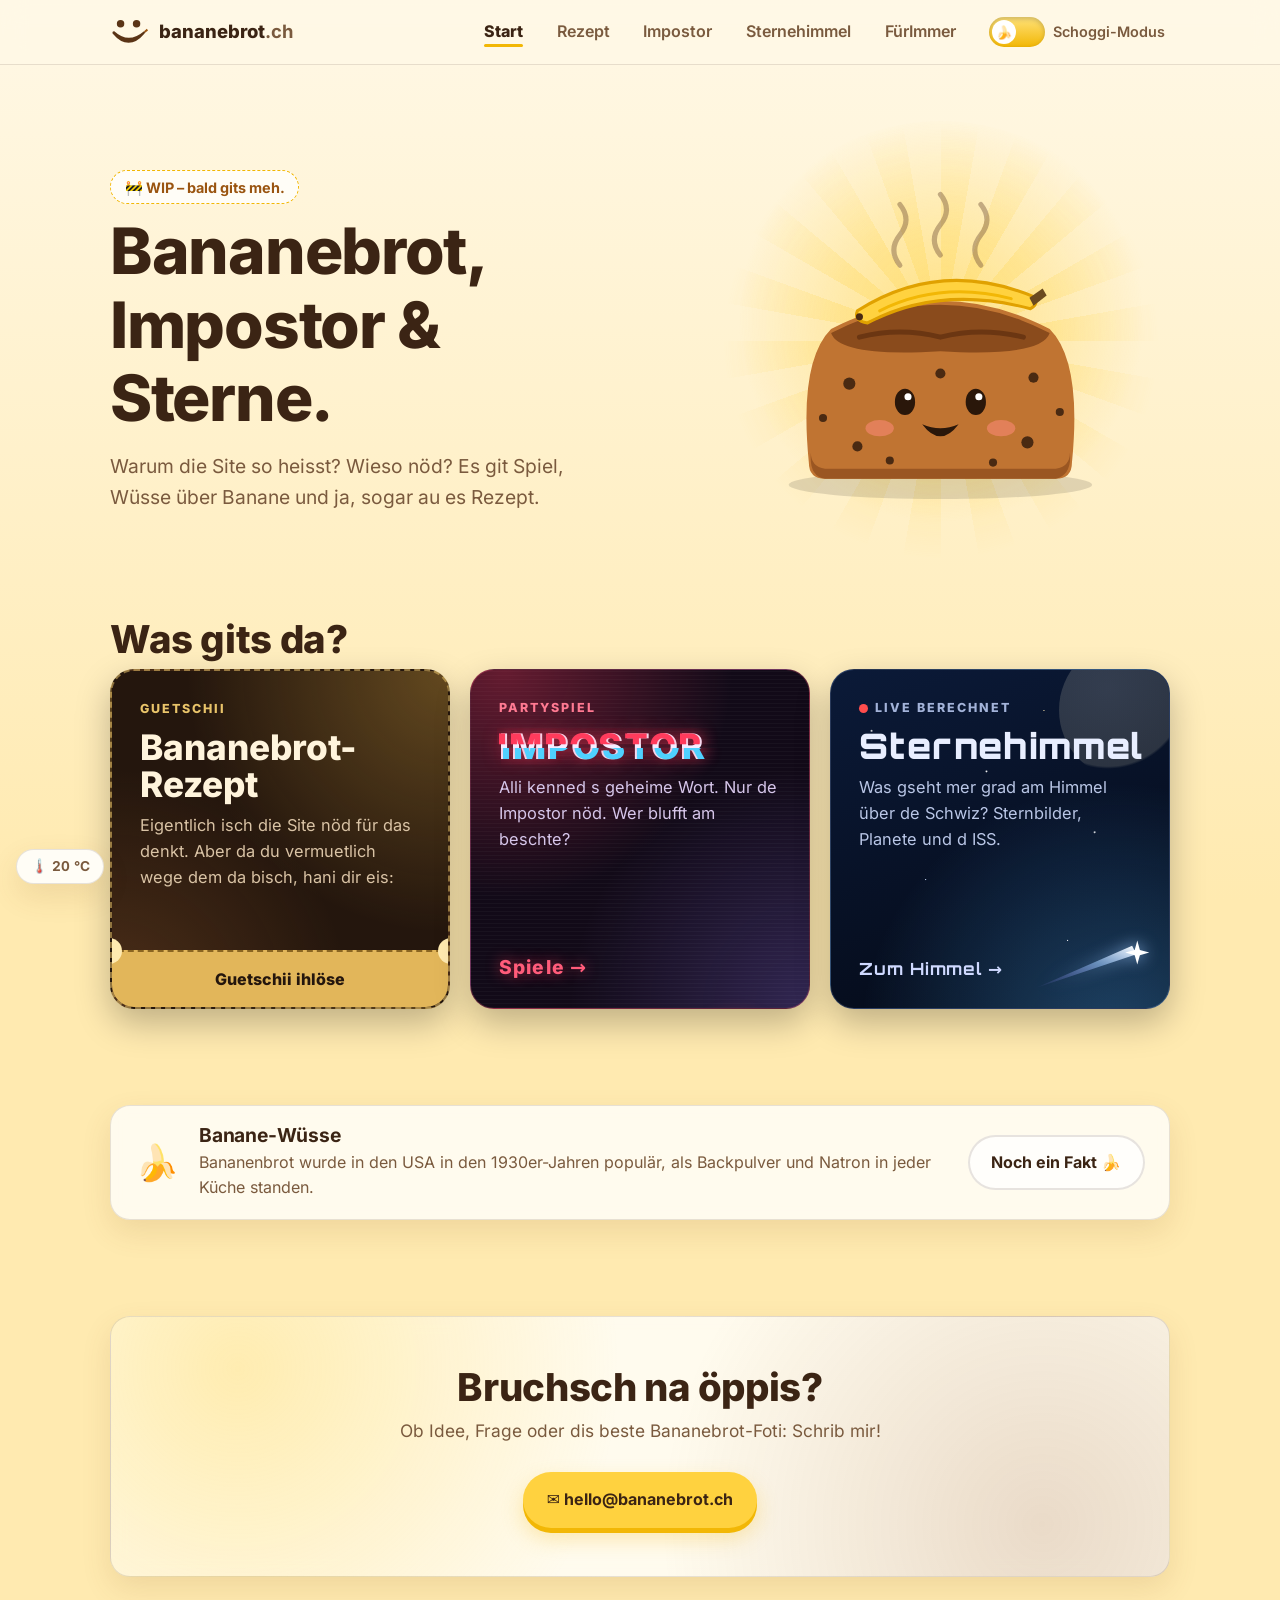
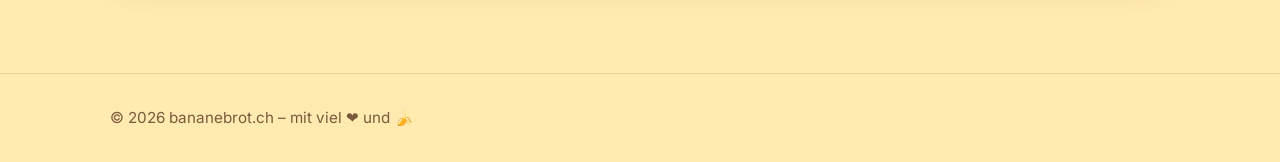
<file: index.html>
<!DOCTYPE html>
<html lang="de-CH">
<head>
  <meta charset="utf-8">
  <meta name="viewport" content="width=device-width, initial-scale=1">
  <title>bananebrot.ch – Bananebrot, Impostor &amp; Sternehimmel</title>
  <meta name="description" content="Es Bananebrot-Rezept (Bananenbrot), s Partyspiel Impostor uf Schwiizerdütsch und de Sternehimmel über de Schwiz – live berechnet.">
  <link rel="canonical" href="https://bananebrot.ch/">
  <meta property="og:type" content="website">
  <meta property="og:site_name" content="bananebrot.ch">
  <meta property="og:locale" content="de_CH">
  <meta property="og:url" content="https://bananebrot.ch/">
  <meta property="og:title" content="bananebrot.ch – Bananebrot, Impostor &amp; Sternehimmel">
  <meta property="og:description" content="Es Bananebrot-Rezept (Bananenbrot), s Partyspiel Impostor uf Schwiizerdütsch und de Sternehimmel über de Schwiz – live berechnet.">
  <meta property="og:image" content="https://bananebrot.ch/img/og-start.jpg">
  <meta property="og:image:width" content="1200">
  <meta property="og:image:height" content="630">
  <meta property="og:image:alt" content="bananebrot.ch – Bananebrot, Impostor &amp; Sternehimmel">
  <meta name="twitter:card" content="summary_large_image">
  <meta name="twitter:image" content="https://bananebrot.ch/img/og-start.jpg">
  <link rel="icon" type="image/svg+xml" href="logo.svg?v=20261121112953">
  <script>(function(){var d=document.documentElement;d.classList.add('js');try{var t=localStorage.getItem('theme');if(!t){t=window.matchMedia('(prefers-color-scheme: dark)').matches?'dark':'light'}d.dataset.theme=t}catch(e){d.dataset.theme='light'}})();</script>
  <link rel="stylesheet" href="css/style.css?v=20261121112953">
</head>
<body>

  <header class="site-header">
    <nav class="nav" aria-label="Hauptnavigation">
      <a class="logo" href="/"><span class="logo-mark"><svg viewBox="35 37 140 140" aria-hidden="true"><circle class="lf" fill="#5a3416" cx="72" cy="78" r="13"/><circle class="lf" fill="#5a3416" cx="128" cy="78" r="13"/><path class="lf" fill="#5a3416" d="M44 112 Q100 178 156 112 Q160 106 154 104 Q100 150 50 104 Q42 104 44 112 Z"/><path class="ls" fill="#9a5410" d="M154 104 L164 96 L168 102 L158 110 Z"/></svg></span><span class="logo-name">bananebrot<span class="tld">.ch</span></span></a>
      <ul class="nav-links" id="nav-links">
        <li><a href="/" aria-current="page">Start</a></li>
        <li><a href="/rezept">Rezept</a></li>
        <li><a href="/impostor">Impostor</a></li>
        <li><a href="/sterne">Sternehimmel</a></li>
        <li><a href="/fuerimmer">FürImmer</a></li>
      </ul>
      <button class="theme-toggle" type="button" data-theme-toggle aria-pressed="false" aria-label="Schoggi-Modus umschalten">
        <span class="tt-track"><span class="tt-knob"></span></span>
        <span class="tt-label">Schoggi-Modus</span>
      </button>
      <button class="menu-toggle" type="button" aria-expanded="false" aria-controls="nav-links" aria-label="Menü öffnen">☰</button>
    </nav>
  </header>

  <main>
    <section class="container hero">
      <div>
        <span class="wip-badge">🚧 WIP – bald gits meh.</span>
        <h1 class="home-title">Bananebrot, Impostor &amp; Sterne.</h1>
        <!-- ✏️ Diesen Text kannst du frei anpassen -->
        <p class="lead">Warum die Site so heisst? Wieso nöd? Es git Spiel, Wüsse über Banane und ja, sogar au es Rezept.</p>
      </div>
      <div class="loaf-stage reveal">
        <svg class="loaf-svg" viewBox="0 0 400 360" xmlns="http://www.w3.org/2000/svg" role="img" aria-label="Ein fröhliches Bananenbrot mit einer Banane obendrauf">
          <g class="steam">
            <path d="M160 105 q-12 -15 0 -30 q12 -15 0 -30"/>
            <path d="M200 95 q-12 -15 0 -30 q12 -15 0 -30"/>
            <path d="M240 105 q-12 -15 0 -30 q12 -15 0 -30"/>
          </g>
          <ellipse cx="200" cy="322" rx="150" ry="14" fill="rgba(0,0,0,0.12)"/>
          <g class="loaf">
            <path d="M70 300 Q60 200 92 168 Q200 112 308 168 Q340 200 330 300 Q330 316 314 316 L86 316 Q70 316 70 300 Z" fill="#c07432"/>
            <path d="M72 290 Q72 304 86 306 L314 306 Q328 304 328 290 Q330 312 314 316 L86 316 Q70 314 72 290 Z" fill="#9a5622"/>
            <path d="M92 172 Q200 116 308 172 Q300 196 200 190 Q100 196 92 172 Z" fill="#8a4b1c"/>
            <path d="M120 176 Q160 166 200 176 Q240 166 282 176" fill="none" stroke="#6b3612" stroke-width="5" stroke-linecap="round"/>
            <g fill="#4a2a12">
              <circle cx="110" cy="222" r="6"/><circle cx="292" cy="216" r="5"/><circle cx="118" cy="284" r="5"/>
              <circle cx="286" cy="280" r="6"/><circle cx="200" cy="212" r="5"/><circle cx="252" cy="300" r="4"/>
              <circle cx="150" cy="298" r="4"/><circle cx="318" cy="250" r="4"/><circle cx="84" cy="256" r="4"/>
            </g>
            <g class="banana-top">
              <path d="M118 150 Q200 98 292 136 Q298 143 289 148 Q200 124 128 162 Q114 160 118 150 Z" fill="#ffd23f" stroke="#e0a100" stroke-width="3" stroke-linejoin="round"/>
              <path d="M140 150 Q200 120 270 138" fill="none" stroke="#f2b705" stroke-width="3" stroke-linecap="round"/>
              <path d="M288 137 L301 128 L305 135 L292 145 Z" fill="#6b4a1f"/>
              <circle cx="120" cy="156" r="3.5" fill="#4a2a12"/>
            </g>
            <g class="blink">
              <ellipse cx="165" cy="240" rx="10" ry="13" fill="#2a170a"/>
              <ellipse cx="235" cy="240" rx="10" ry="13" fill="#2a170a"/>
              <circle cx="168" cy="235" r="3.5" fill="#fff"/>
              <circle cx="238" cy="235" r="3.5" fill="#fff"/>
            </g>
            <ellipse cx="140" cy="266" rx="14" ry="8" fill="#ff8a7a" opacity=".55"/>
            <ellipse cx="260" cy="266" rx="14" ry="8" fill="#ff8a7a" opacity=".55"/>
            <path d="M182 262 Q200 286 218 262 Q200 270 182 262 Z" fill="#2a170a"/>
          </g>
        </svg>
      </div>
    </section>



    <!-- ===== Was gits da? Drei gleichwertige Karten ===== -->
    <section class="container section offers" aria-labelledby="offers-title">
      <h2 class="section-title reveal" id="offers-title">Was gits da?</h2>
      <div class="offers-grid">
        <a class="teaser teaser-rezept reveal" href="/rezept">
          <span class="teaser-label">Guetschii</span>
          <strong class="teaser-title">Bananebrot-Rezept</strong>
          <span class="teaser-text">Eigentlich isch die Site nöd für das denkt. Aber da du vermuetlich wege dem da bisch, hani dir eis:</span>
          <p class="coupon-hits teaser-hits" data-hits hidden></p>
          <span class="sr-only">Guetschii ihlöse</span><span class="v3-scissors" aria-hidden="true"><svg viewBox="0 0 64 40"><g fill="none" stroke="currentColor" stroke-width="3.2" stroke-linecap="round"><circle cx="10" cy="9" r="7"/><circle cx="10" cy="31" r="7"/><path d="M16 13 L60 26"/><path d="M16 27 L60 14"/></g><circle cx="33" cy="20" r="2.4" fill="currentColor"/></svg></span><span class="v3-stub" aria-hidden="true"><span>Guetschii ihlöse</span></span>
        </a>
        <a class="teaser teaser-imp reveal" href="/impostor">
          <span class="teaser-label">Partyspiel</span>
          <strong class="teaser-title imp-glitch" data-text="IMPOSTOR">IMPOSTOR</strong>
          <span class="teaser-text">Alli kenned s geheime Wort. Nur de Impostor nöd. Wer blufft am beschte?</span>
          <span class="sr-only">Impostor spiele</span><span class="v3-glitch-link" aria-hidden="true" data-text="Spiele →">Spiele →</span><span class="v3-impostor" aria-hidden="true"><svg viewBox="0 0 100 120"><path class="imp-hood" d="M50 6 C26 6 12 26 12 52 L10 122 L90 122 L88 52 C88 26 74 6 50 6 Z"/><ellipse cx="50" cy="57" rx="25" ry="27" fill="#07040a"/><g class="imp-eyes"><path d="M33 55 Q40 47 47 55 Q40 58 33 55 Z"/><path d="M53 55 Q60 47 67 55 Q60 58 53 55 Z"/></g><path class="imp-grin" d="M40 69 Q51 76 61 66"/></svg></span>
        </a>
        <a class="teaser teaser-sky reveal" href="/sterne">
          <span class="teaser-label"><span class="live-dot" aria-hidden="true"></span> live berechnet</span>
          <strong class="teaser-title">Sternehimmel</strong>
          <span class="teaser-text">Was gseht mer grad am Himmel über de Schwiz? Sternbilder, Planete und d ISS.</span>
          <span class="sr-only">Zum Sternehimmel</span><span class="v3-sky-link" aria-hidden="true">Zum Himmel <span class="v3-sky-arrow">→</span></span><span class="v3-comet" aria-hidden="true"><svg viewBox="0 0 140 70"><defs><linearGradient id="tail" x1="0" y1="1" x2="1" y2="0"><stop offset="0" stop-color="#8f7bff" stop-opacity="0"/><stop offset=".6" stop-color="#9ec9ff" stop-opacity=".55"/><stop offset="1" stop-color="#ffffff"/></linearGradient></defs><path d="M4 66 L118 16 L123 26 Z" fill="url(#tail)"/><g class="v3-star"><path d="M121 21 l3 -11 l3 11 l11 3 l-11 3 l-3 11 l-3 -11 l-11 -3 z" fill="#fff"/><circle cx="124" cy="24" r="4" fill="#fff"/></g></svg></span>
        </a>
      </div>
    </section>

    <!-- ===== Vorerst ausgeblendet: «Was mich ausmacht» =====
     ===== Was mich antreibt ===== 
    <section class="container section">
      <h2 class="section-title reveal">Was mich ausmacht</h2>
      <p class="section-intro reveal">… folgt</p>
    </section>
    -->

    <!-- ===== Wusstest du? ===== -->
    <section class="container section">
      <div class="card fact-box reveal">
        <span class="big-emoji" aria-hidden="true">🍌</span>
        <div>
          <h2>Banane-Wüsse</h2>
          <p class="fact-text" data-fact aria-live="polite">Bananen sind botanisch gesehen Beeren. Erdbeeren dagegen sind keine.</p>
        </div>
        <button class="btn btn-ghost" type="button" data-fact-next>Noch ein Fakt 🍌</button>
      </div>
    </section>

    <!-- ===== Kontakt ===== -->
    <section class="container section" id="kontakt">
      <div class="card contact reveal">
        <h2 class="section-title">Bruchsch na öppis?</h2>
        <p class="section-intro" style="margin-inline:auto">Ob Idee, Frage oder dis beste Bananebrot-Foti: Schrib mir!</p>
        <div class="btn-row">
          <!-- ✏️ E-Mail-Adresse anpassen (die Gratis-Adresse von Infomaniak) -->
          <a class="btn btn-primary" href="mailto:hello@bananebrot.ch">✉️ hello@bananebrot.ch</a>
        </div>
      </div>
    </section>
  </main>

  <footer class="site-footer">
    <div class="container">
      <p>© <span data-year>2026</span> bananebrot.ch – mit viel ❤️ und 🍌</p>
    </div>
  </footer>

  <script src="js/main.js?v=20261121112953"></script>
</body>
</html>
</file>
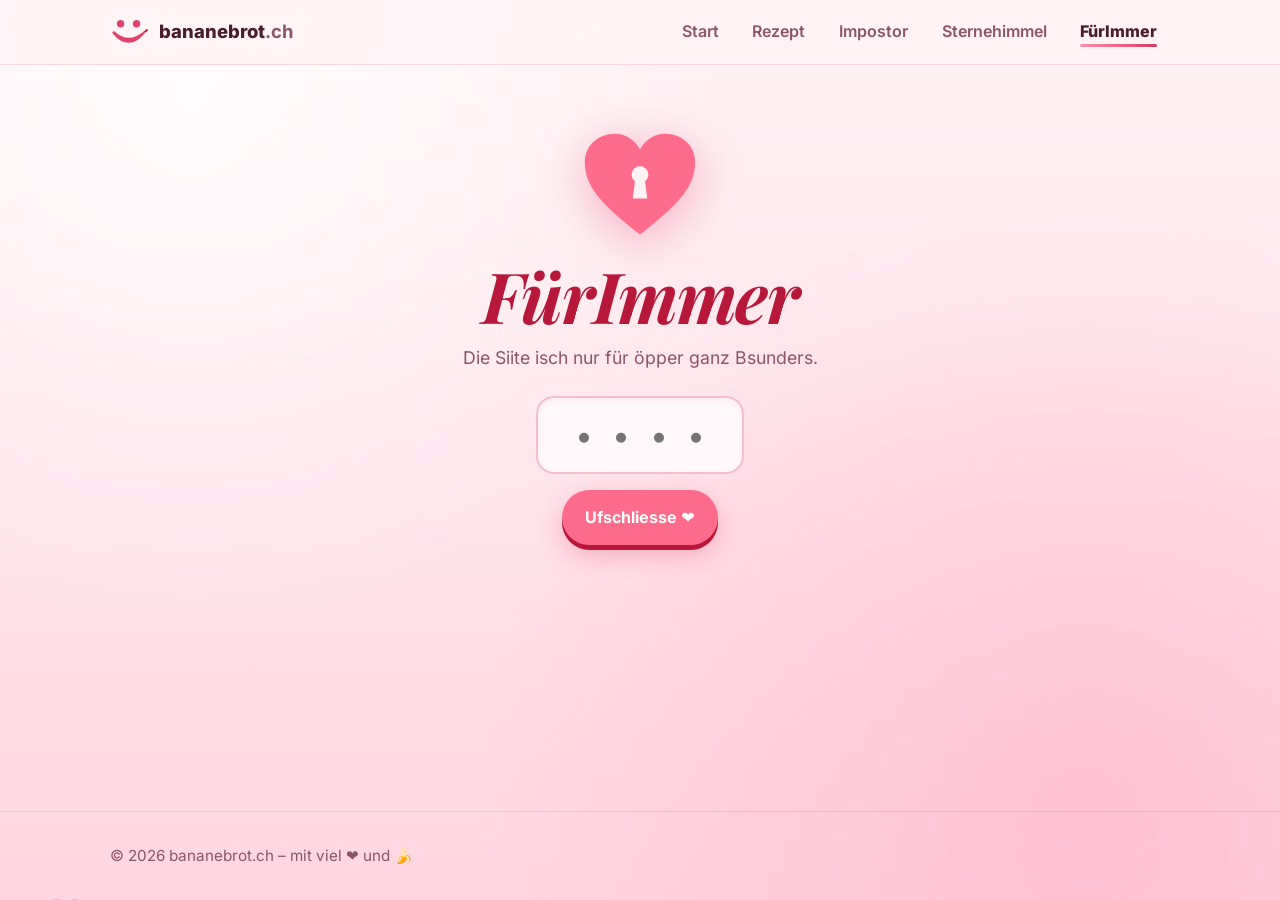
<file: fuerimmer.html>
<!DOCTYPE html>
<html lang="de-CH">
<head>
  <meta charset="utf-8">
  <meta name="viewport" content="width=device-width, initial-scale=1">
  <title>FürImmer · bananebrot.ch</title>
  <meta name="robots" content="noindex, nofollow">
  <link rel="icon" type="image/svg+xml" href="logo.svg?v=20261121112953">
  <script>(function(){var d=document.documentElement;d.classList.add('js');try{var t=localStorage.getItem('theme');if(!t){t=window.matchMedia('(prefers-color-scheme: dark)').matches?'dark':'light'}d.dataset.theme=t}catch(e){d.dataset.theme='light'}})();</script>
  <link rel="stylesheet" href="css/style.css?v=20261121112953">
</head>
<body class="page-love">

  <header class="site-header">
    <nav class="nav" aria-label="Hauptnavigation">
      <a class="logo" href="/"><span class="logo-mark"><svg viewBox="35 37 140 140" aria-hidden="true"><circle class="lf" fill="#5a3416" cx="72" cy="78" r="13"/><circle class="lf" fill="#5a3416" cx="128" cy="78" r="13"/><path class="lf" fill="#5a3416" d="M44 112 Q100 178 156 112 Q160 106 154 104 Q100 150 50 104 Q42 104 44 112 Z"/><path class="ls" fill="#9a5410" d="M154 104 L164 96 L168 102 L158 110 Z"/></svg></span><span class="logo-name">bananebrot<span class="tld">.ch</span></span></a>
      <ul class="nav-links" id="nav-links">
        <li><a href="/">Start</a></li>
        <li><a href="/rezept">Rezept</a></li>
        <li><a href="/impostor">Impostor</a></li>
        <li><a href="/sterne">Sternehimmel</a></li>
        <li><a href="/fuerimmer" aria-current="page">FürImmer</a></li>
      </ul>
      <button class="theme-toggle" type="button" data-theme-toggle aria-pressed="false" aria-label="Schoggi-Modus umschalten">
        <span class="tt-track"><span class="tt-knob"></span></span>
        <span class="tt-label">Schoggi-Modus</span>
      </button>
      <button class="menu-toggle" type="button" aria-expanded="false" aria-controls="nav-links" aria-label="Menü öffnen">☰</button>
    </nav>
  </header>

  <main class="container love-main">
    <!-- Sperrbildschirm -->
    <section class="love-lock" id="love-lock">
      <div class="love-lock-heart" aria-hidden="true">
        <svg viewBox="0 0 100 92"><path d="M50 88 C22 66 4 50 4 28 C4 13 16 4 29 4 C39 4 46 10 50 17 C54 10 61 4 71 4 C84 4 96 13 96 28 C96 50 78 66 50 88 Z"/><g class="keyhole"><circle cx="50" cy="38" r="7"/><path d="M46 42 L54 42 L56 58 L44 58 Z"/></g></svg>
      </div>
      <h1 class="love-lock-title">FürImmer</h1>
      <p class="love-lock-text">Die Siite isch nur für öpper ganz Bsunders.</p>
      <form class="love-form" id="love-form" autocomplete="off">
        <label class="sr-only" for="love-pin">Passwort</label>
        <input id="love-pin" type="password" inputmode="numeric" pattern="[0-9]*" maxlength="4" placeholder="••••" autocomplete="off" aria-describedby="love-msg">
        <button class="btn btn-primary" type="submit">Ufschliesse ❤️</button>
      </form>
      <p class="love-msg" id="love-msg" aria-live="polite"></p>
    </section>

    <!-- geheimer Inhalt (wird erst nach dem richtigen Passwort entschlüsselt) -->
    <div class="love-content" id="love-content" hidden></div>
  </main>

  <footer class="site-footer">
    <div class="container">
      <p>© <span data-year>2026</span> bananebrot.ch – mit viel ❤️ und 🍌</p>
    </div>
  </footer>

  <script src="js/main.js?v=20261121112953"></script>
  <script src="js/fuerimmer-daten.js?v=20261121112953"></script>
  <script src="js/fuerimmer.js?v=20261121112953"></script>
</body>
</html>
</file>
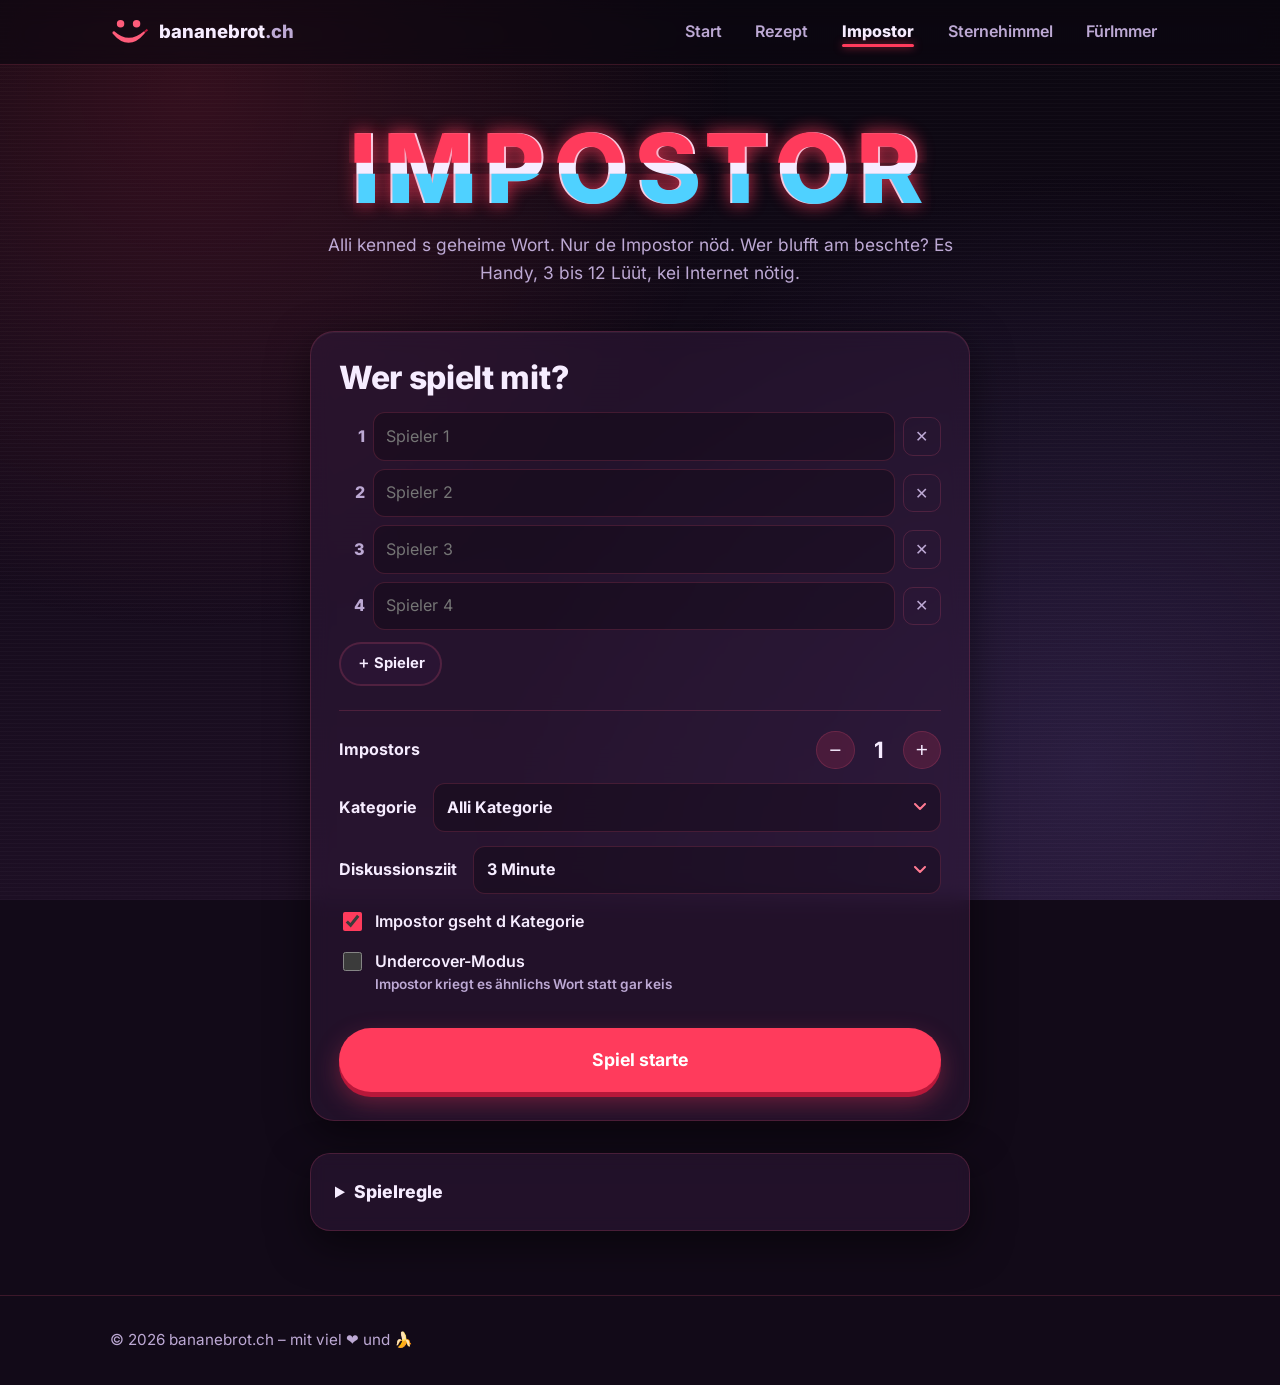
<file: impostor.html>
<!DOCTYPE html>
<html lang="de-CH">
<head>
  <meta charset="utf-8">
  <meta name="viewport" content="width=device-width, initial-scale=1">
  <title>Impostor uf Schwiizerdütsch – Partyspiel für es Handy | bananebrot.ch</title>
  <meta name="description" content="Impostor-Spiel gratis online: Alli kenned s geheime Wort, nur de Impostor nöd. Für 3–12 Spieler, mit Schweizer Wörter, Undercover-Modus und Timer.">
  <link rel="canonical" href="https://bananebrot.ch/impostor">
  <meta property="og:type" content="website">
  <meta property="og:site_name" content="bananebrot.ch">
  <meta property="og:locale" content="de_CH">
  <meta property="og:url" content="https://bananebrot.ch/impostor">
  <meta property="og:title" content="Impostor uf Schwiizerdütsch – Partyspiel für es Handy | bananebrot.ch">
  <meta property="og:description" content="Impostor-Spiel gratis online: Alli kenned s geheime Wort, nur de Impostor nöd. Für 3–12 Spieler, mit Schweizer Wörter, Undercover-Modus und Timer.">
  <meta property="og:image" content="https://bananebrot.ch/img/og-impostor.jpg">
  <meta property="og:image:width" content="1200">
  <meta property="og:image:height" content="630">
  <meta property="og:image:alt" content="Impostor uf Schwiizerdütsch – Partyspiel für es Handy | bananebrot.ch">
  <meta name="twitter:card" content="summary_large_image">
  <meta name="twitter:image" content="https://bananebrot.ch/img/og-impostor.jpg">
  <link rel="icon" type="image/svg+xml" href="logo.svg?v=20261121112953">
  <script>(function(){var d=document.documentElement;d.classList.add('js');try{var t=localStorage.getItem('theme');if(!t){t=window.matchMedia('(prefers-color-scheme: dark)').matches?'dark':'light'}d.dataset.theme=t}catch(e){d.dataset.theme='light'}})();</script>
  <link rel="stylesheet" href="css/style.css?v=20261121112953">
</head>
<body class="page-imp">

  <header class="site-header">
    <nav class="nav" aria-label="Hauptnavigation">
      <a class="logo" href="/"><span class="logo-mark"><svg viewBox="35 37 140 140" aria-hidden="true"><circle class="lf" fill="#5a3416" cx="72" cy="78" r="13"/><circle class="lf" fill="#5a3416" cx="128" cy="78" r="13"/><path class="lf" fill="#5a3416" d="M44 112 Q100 178 156 112 Q160 106 154 104 Q100 150 50 104 Q42 104 44 112 Z"/><path class="ls" fill="#9a5410" d="M154 104 L164 96 L168 102 L158 110 Z"/></svg></span><span class="logo-name">bananebrot<span class="tld">.ch</span></span></a>
      <ul class="nav-links" id="nav-links">
        <li><a href="/">Start</a></li>
        <li><a href="/rezept">Rezept</a></li>
        <li><a href="/impostor" aria-current="page">Impostor</a></li>
        <li><a href="/sterne">Sternehimmel</a></li>
        <li><a href="/fuerimmer">FürImmer</a></li>
      </ul>
      <button class="theme-toggle" type="button" data-theme-toggle aria-pressed="false" aria-label="Schoggi-Modus umschalten">
        <span class="tt-track"><span class="tt-knob"></span></span>
        <span class="tt-label">Schoggi-Modus</span>
      </button>
      <button class="menu-toggle" type="button" aria-expanded="false" aria-controls="nav-links" aria-label="Menü öffnen">☰</button>
    </nav>
  </header>

  <main class="container imp-main">
    <section class="section imp-hero">
      <h1 class="imp-title"><span class="imp-glitch" data-text="IMPOSTOR">IMPOSTOR</span></h1>
      <p class="section-intro">Alli kenned s geheime Wort. Nur de Impostor nöd. Wer blufft am beschte? Es Handy, 3 bis 12 Lüüt, kei Internet nötig.</p>
    </section>

    <section class="imp-stage">
      <div id="imp-app" aria-live="polite"></div>
    </section>

    <details class="imp-rules card">
      <summary>Spielregle</summary>
      <ol>
        <li>Spieler ihträge und s Handy ah de nächste Person witergäh. Jedi Person luegt ihres Wort elei ah.</li>
        <li>Alli gsehnd s gliche Wort, nur de Impostor nöd (oder im Undercover-Modus es ähnlichs).</li>
        <li>Im Uhrzeigersinn seit jedi Person eis Wort, wo zum Begriff passt. Nöd z offensichtlich!</li>
        <li>Nach de Diskussion bzw. am Schluss zeiged alli gliichziitig uf die verdächtig Person.</li>
        <li>Verwütscht? Denn gwünnt d Gruppe. Suscht gwünnt de Impostor. Chan de Impostor s Wort errate, gwünnt er natürli au.</li>
      </ol>
    </details>
  </main>

  <footer class="site-footer">
    <div class="container">
      <p>© <span data-year>2026</span> bananebrot.ch – mit viel ❤️ und 🍌</p>
    </div>
  </footer>

  <script src="js/main.js?v=20261121112953"></script>
  <script src="js/impostor.js?v=20261121112953"></script>
</body>
</html>
</file>
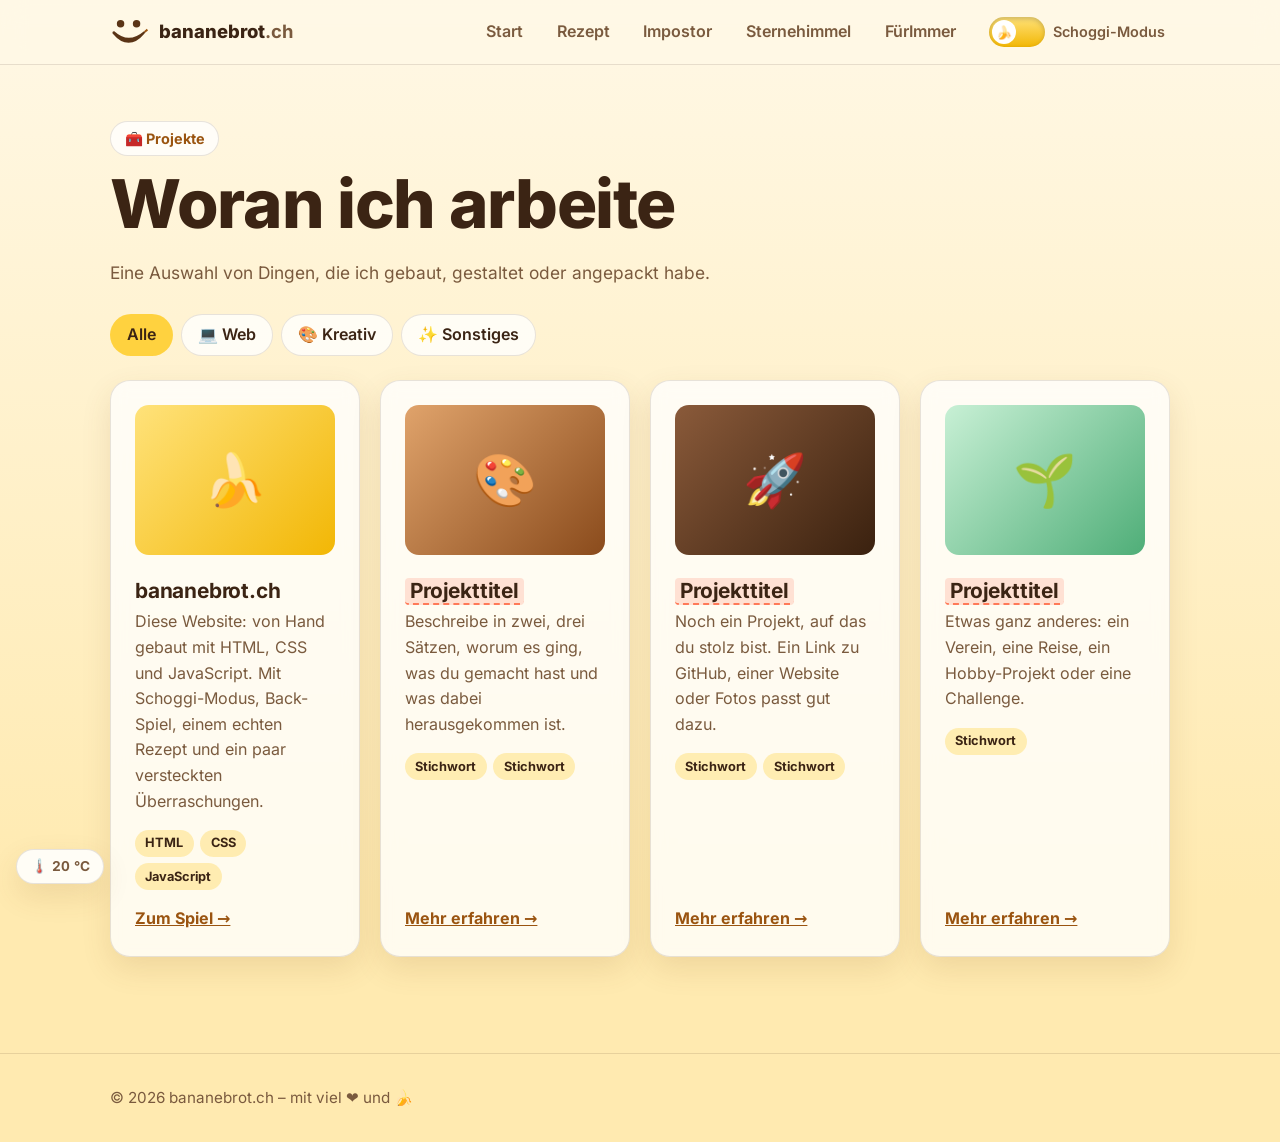
<file: projekte.html>
<!DOCTYPE html>
<html lang="de-CH">
<head>
  <meta charset="utf-8">
  <!-- Vorerst ausgeblendet: nicht im Menü verlinkt -->
  <meta name="robots" content="noindex">
  <meta name="viewport" content="width=device-width, initial-scale=1">
  <title>Projekte · bananebrot.ch</title>
  <meta name="description" content="Projekte von Oliver Thalmann.">
  <meta property="og:title" content="Projekte · bananebrot.ch">
  <meta property="og:description" content="Projekte von Oliver Thalmann.">
  <link rel="icon" type="image/svg+xml" href="logo.svg?v=20261121112953">
  <script>(function(){var d=document.documentElement;d.classList.add('js');try{var t=localStorage.getItem('theme');if(!t){t=window.matchMedia('(prefers-color-scheme: dark)').matches?'dark':'light'}d.dataset.theme=t}catch(e){d.dataset.theme='light'}})();</script>
  <link rel="stylesheet" href="css/style.css?v=20261121112953">
</head>
<body>

  <header class="site-header">
    <nav class="nav" aria-label="Hauptnavigation">
      <a class="logo" href="/"><span class="logo-mark"><svg viewBox="35 37 140 140" aria-hidden="true"><circle class="lf" fill="#5a3416" cx="72" cy="78" r="13"/><circle class="lf" fill="#5a3416" cx="128" cy="78" r="13"/><path class="lf" fill="#5a3416" d="M44 112 Q100 178 156 112 Q160 106 154 104 Q100 150 50 104 Q42 104 44 112 Z"/><path class="ls" fill="#9a5410" d="M154 104 L164 96 L168 102 L158 110 Z"/></svg></span><span class="logo-name">bananebrot<span class="tld">.ch</span></span></a>
      <ul class="nav-links" id="nav-links">
        <li><a href="/">Start</a></li>
        <li><a href="/rezept">Rezept</a></li>
        <li><a href="/impostor">Impostor</a></li>
        <li><a href="/sterne">Sternehimmel</a></li>
        <li><a href="/fuerimmer">FürImmer</a></li>
      </ul>
      <button class="theme-toggle" type="button" data-theme-toggle aria-pressed="false" aria-label="Schoggi-Modus umschalten">
        <span class="tt-track"><span class="tt-knob"></span></span>
        <span class="tt-label">Schoggi-Modus</span>
      </button>
      <button class="menu-toggle" type="button" aria-expanded="false" aria-controls="nav-links" aria-label="Menü öffnen">☰</button>
    </nav>
  </header>

  <main class="container">
    <section class="section" style="padding-top:3.5rem">
      <span class="eyebrow">🧰 Projekte</span>
      <h1>Woran ich arbeite</h1>
      <p class="section-intro">Eine Auswahl von Dingen, die ich gebaut, gestaltet oder angepackt habe.</p>

      <div class="filters" role="group" aria-label="Projekte filtern">
        <button class="chip active" type="button" data-filter="alle" aria-pressed="true">Alle</button>
        <button class="chip" type="button" data-filter="web" aria-pressed="false">💻 Web</button>
        <button class="chip" type="button" data-filter="kreativ" aria-pressed="false">🎨 Kreativ</button>
        <button class="chip" type="button" data-filter="sonstiges" aria-pressed="false">✨ Sonstiges</button>
      </div>

      <!-- ✏️ Projekt-Karten: kopieren, anpassen, löschen.
           data-tags bestimmt, bei welchem Filter die Karte erscheint (web, kreativ, sonstiges). -->
      <div class="grid">
        <article class="card project reveal" data-tags="web kreativ">
          <div class="project-thumb" aria-hidden="true">🍌</div>
          <h3>bananebrot.ch</h3>
          <p>Diese Website: von Hand gebaut mit HTML, CSS und JavaScript. Mit Schoggi-Modus, Back-Spiel, einem echten Rezept und ein paar versteckten Überraschungen.</p>
          <div class="tags"><span class="tag">HTML</span><span class="tag">CSS</span><span class="tag">JavaScript</span></div>
          <a class="more" href="/rezept#spiel">Zum Spiel →</a>
        </article>

        <article class="card project reveal" data-tags="kreativ">
          <div class="project-thumb crust" aria-hidden="true">🎨</div>
          <h3><span class="todo">Projekttitel</span></h3>
          <p>Beschreibe in zwei, drei Sätzen, worum es ging, was du gemacht hast und was dabei herausgekommen ist.</p>
          <div class="tags"><span class="tag">Stichwort</span><span class="tag">Stichwort</span></div>
          <a class="more" href="#">Mehr erfahren →</a>
        </article>

        <article class="card project reveal" data-tags="web">
          <div class="project-thumb choc" aria-hidden="true">🚀</div>
          <h3><span class="todo">Projekttitel</span></h3>
          <p>Noch ein Projekt, auf das du stolz bist. Ein Link zu GitHub, einer Website oder Fotos passt gut dazu.</p>
          <div class="tags"><span class="tag">Stichwort</span><span class="tag">Stichwort</span></div>
          <a class="more" href="#">Mehr erfahren →</a>
        </article>

        <article class="card project reveal" data-tags="sonstiges">
          <div class="project-thumb mint" aria-hidden="true">🌱</div>
          <h3><span class="todo">Projekttitel</span></h3>
          <p>Etwas ganz anderes: ein Verein, eine Reise, ein Hobby-Projekt oder eine Challenge.</p>
          <div class="tags"><span class="tag">Stichwort</span></div>
          <a class="more" href="#">Mehr erfahren →</a>
        </article>
      </div>
    </section>
  </main>

  <footer class="site-footer">
    <div class="container">
      <p>© <span data-year>2026</span> bananebrot.ch – mit viel ❤️ und 🍌</p>
    </div>
  </footer>

  <script src="js/main.js?v=20261121112953"></script>
</body>
</html>
</file>
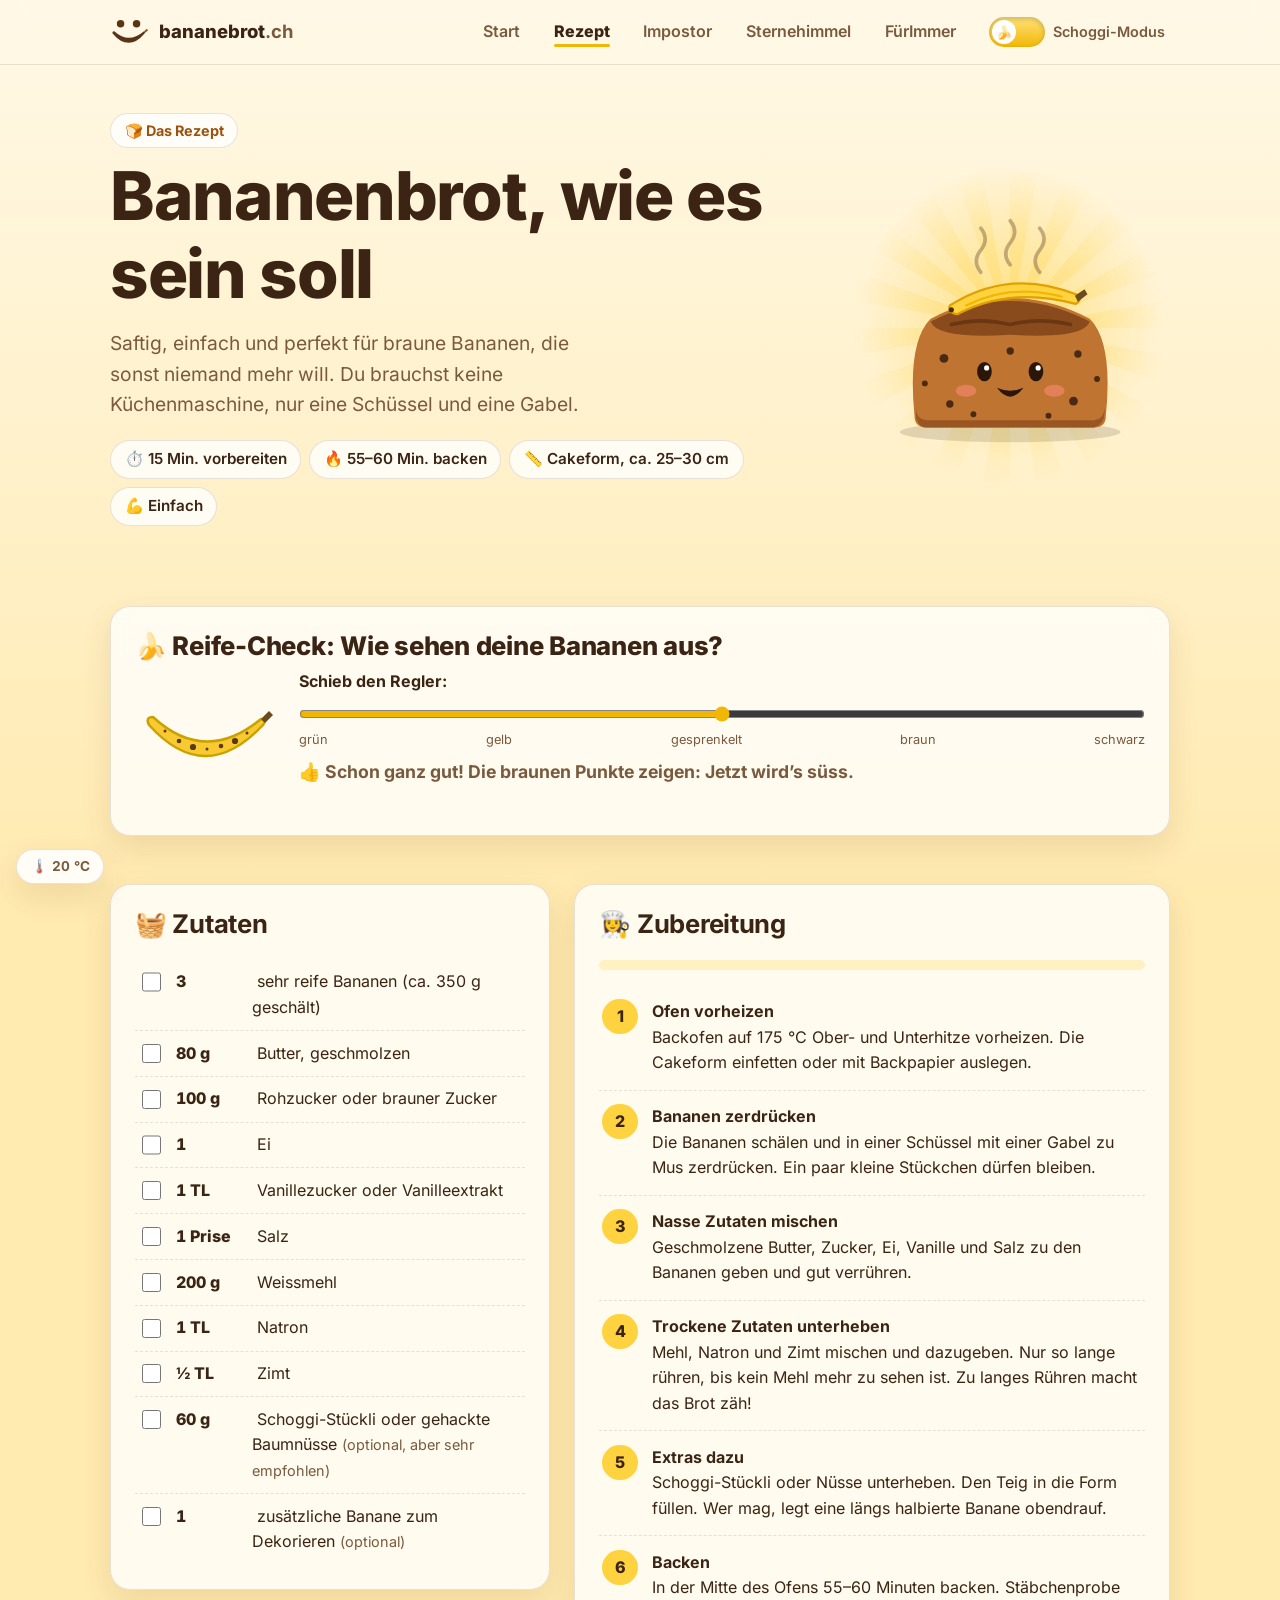
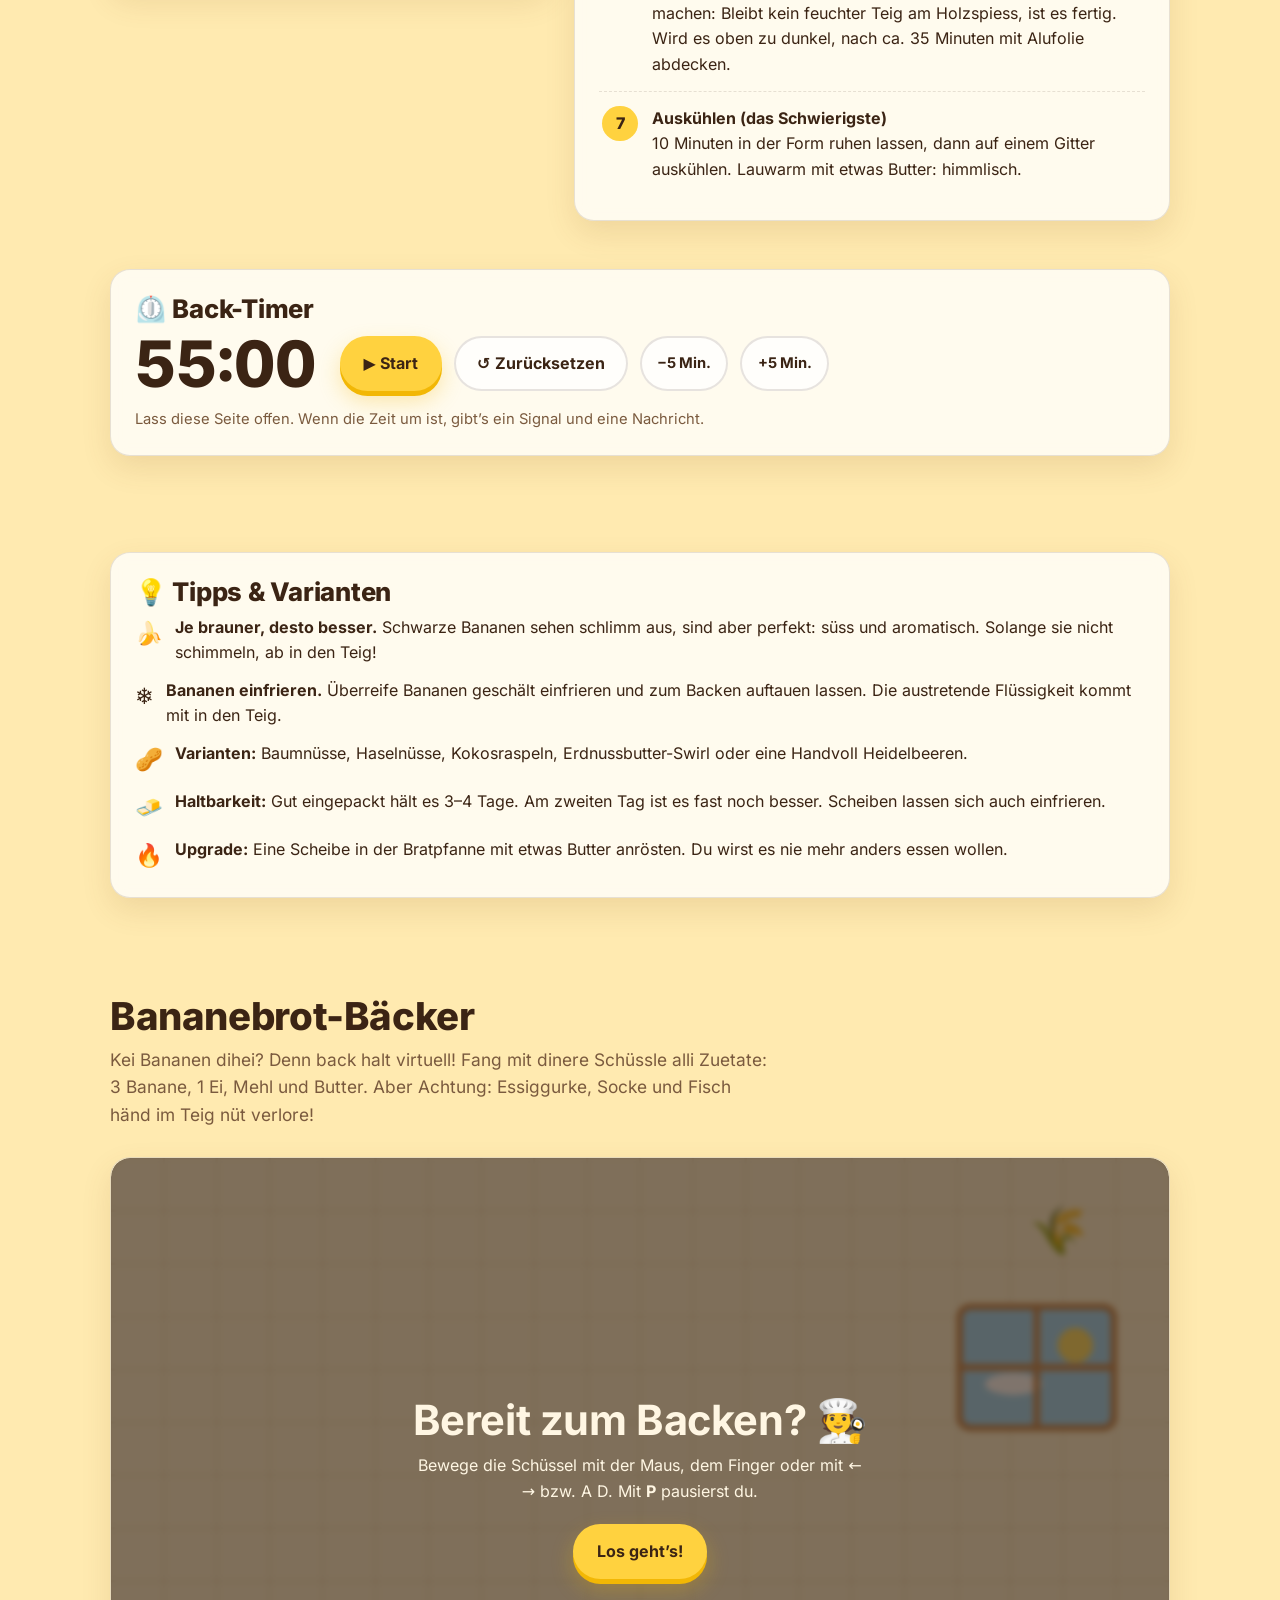
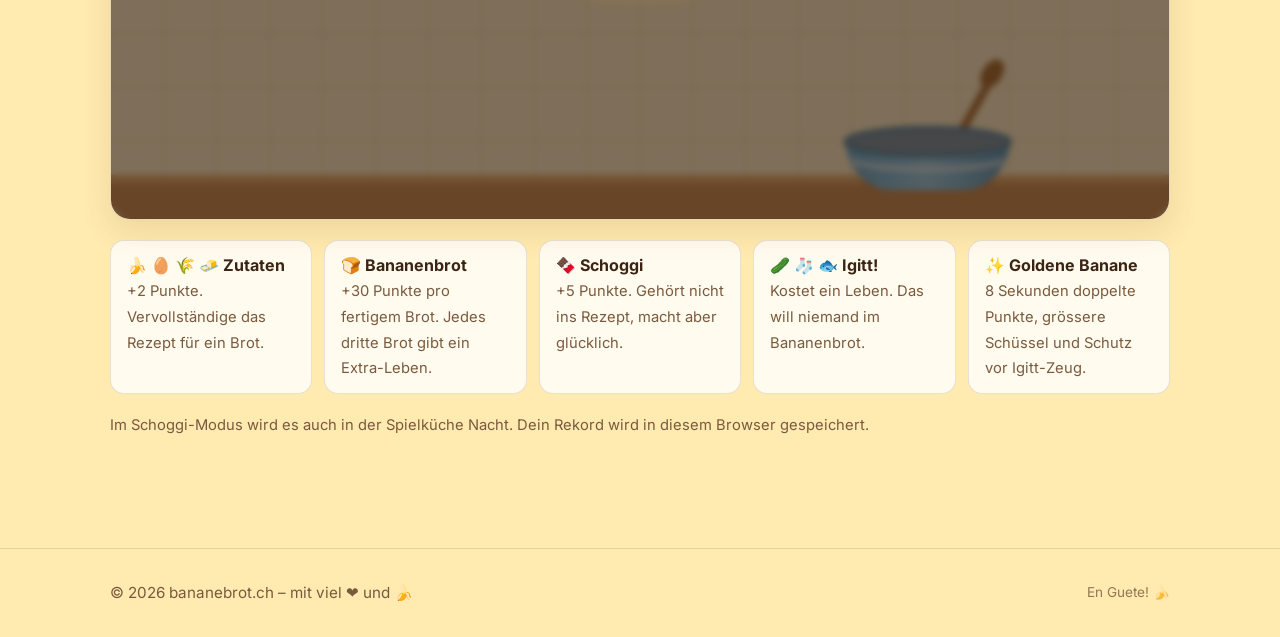
<file: rezept.html>
<!DOCTYPE html>
<html lang="de-CH">
<head>
  <meta charset="utf-8">
  <meta name="viewport" content="width=device-width, initial-scale=1">
  <title>Bananebrot-Rezept – saftigs Bananenbrot, eifach gmacht | bananebrot.ch</title>
  <meta name="description" content="Bananenbrot-Rezept für e normali Cakeform: saftig, eifach, perfekt für bruuni Banane. 15 Minute vorbereite, 55 Minute backe. Mit Reife-Check und Back-Timer.">
  <link rel="canonical" href="https://bananebrot.ch/rezept">
  <meta property="og:type" content="website">
  <meta property="og:site_name" content="bananebrot.ch">
  <meta property="og:locale" content="de_CH">
  <meta property="og:url" content="https://bananebrot.ch/rezept">
  <meta property="og:title" content="Bananebrot-Rezept – saftigs Bananenbrot, eifach gmacht | bananebrot.ch">
  <meta property="og:description" content="Bananenbrot-Rezept für e normali Cakeform: saftig, eifach, perfekt für bruuni Banane. 15 Minute vorbereite, 55 Minute backe. Mit Reife-Check und Back-Timer.">
  <meta property="og:image" content="https://bananebrot.ch/img/og-rezept.jpg">
  <meta property="og:image:width" content="1200">
  <meta property="og:image:height" content="630">
  <meta property="og:image:alt" content="Bananebrot-Rezept – saftigs Bananenbrot, eifach gmacht | bananebrot.ch">
  <meta name="twitter:card" content="summary_large_image">
  <meta name="twitter:image" content="https://bananebrot.ch/img/og-rezept.jpg">
  <link rel="icon" type="image/svg+xml" href="logo.svg?v=20261121112953">
  <script>(function(){var d=document.documentElement;d.classList.add('js');try{var t=localStorage.getItem('theme');if(!t){t=window.matchMedia('(prefers-color-scheme: dark)').matches?'dark':'light'}d.dataset.theme=t}catch(e){d.dataset.theme='light'}})();</script>
  <script type="application/ld+json">
{
    "@context": "https://schema.org",
    "@type": "Recipe",
    "name": "Bananebrot",
    "description": "Saftigs, eifachs Bananebrot für e normali Cakeform (25–30 cm). Perfekt für bruuni Banane.",
    "image": [
      "https://bananebrot.ch/img/og-rezept.jpg"
    ],
    "author": {
      "@type": "Organization",
      "name": "bananebrot.ch",
      "url": "https://bananebrot.ch/"
    },
    "prepTime": "PT15M",
    "cookTime": "PT55M",
    "totalTime": "PT1H10M",
    "recipeYield": "1 Cakeform (ca. 12 Scheibe)",
    "recipeCategory": "Chueche",
    "recipeCuisine": "Schwiizerisch",
    "keywords": "Bananebrot, Bananenbrot, Banana Bread, bruuni Banane, eifach, saftig",
    "inLanguage": "de-CH",
    "recipeIngredient": [
      "3 sehr reife Bananen (ca. 350 g geschält)",
      "80 g Butter, geschmolzen",
      "100 g Rohzucker oder brauner Zucker",
      "1 Ei",
      "1 TL Vanillezucker oder Vanilleextrakt",
      "1 Prise Salz",
      "200 g Weissmehl",
      "1 TL Natron",
      "½ TL Zimt",
      "60 g Schoggi-Stückli oder gehackte Baumnüsse (optional, aber sehr empfohlen)",
      "1 zusätzliche Banane zum Dekorieren (optional)"
    ],
    "recipeInstructions": [
      {
        "@type": "HowToStep",
        "name": "Ofen vorheizen",
        "text": "Backofen auf 175 °C Ober- und Unterhitze vorheizen. Die Cakeform einfetten oder mit Backpapier auslegen."
      },
      {
        "@type": "HowToStep",
        "name": "Bananen zerdrücken",
        "text": "Die Bananen schälen und in einer Schüssel mit einer Gabel zu Mus zerdrücken. Ein paar kleine Stückchen dürfen bleiben."
      },
      {
        "@type": "HowToStep",
        "name": "Nasse Zutaten mischen",
        "text": "Geschmolzene Butter, Zucker, Ei, Vanille und Salz zu den Bananen geben und gut verrühren."
      },
      {
        "@type": "HowToStep",
        "name": "Trockene Zutaten unterheben",
        "text": "Mehl, Natron und Zimt mischen und dazugeben. Nur so lange rühren, bis kein Mehl mehr zu sehen ist. Zu langes Rühren macht das Brot zäh!"
      },
      {
        "@type": "HowToStep",
        "name": "Extras dazu",
        "text": "Schoggi-Stückli oder Nüsse unterheben. Den Teig in die Form füllen. Wer mag, legt eine längs halbierte Banane obendrauf."
      },
      {
        "@type": "HowToStep",
        "name": "Backen",
        "text": "In der Mitte des Ofens 55–60 Minuten backen. Stäbchenprobe machen: Bleibt kein feuchter Teig am Holzspiess, ist es fertig. Wird es oben zu dunkel, nach ca. 35 Minuten mit Alufolie abdecken."
      },
      {
        "@type": "HowToStep",
        "name": "Auskühlen (das Schwierigste)",
        "text": "10 Minuten in der Form ruhen lassen, dann auf einem Gitter auskühlen. Lauwarm mit etwas Butter: himmlisch."
      }
    ]
  }
  </script>
  <link rel="stylesheet" href="css/style.css?v=20261121112953">
</head>
<body>

  <header class="site-header">
    <nav class="nav" aria-label="Hauptnavigation">
      <a class="logo" href="/"><span class="logo-mark"><svg viewBox="35 37 140 140" aria-hidden="true"><circle class="lf" fill="#5a3416" cx="72" cy="78" r="13"/><circle class="lf" fill="#5a3416" cx="128" cy="78" r="13"/><path class="lf" fill="#5a3416" d="M44 112 Q100 178 156 112 Q160 106 154 104 Q100 150 50 104 Q42 104 44 112 Z"/><path class="ls" fill="#9a5410" d="M154 104 L164 96 L168 102 L158 110 Z"/></svg></span><span class="logo-name">bananebrot<span class="tld">.ch</span></span></a>
      <ul class="nav-links" id="nav-links">
        <li><a href="/">Start</a></li>
        <li><a href="/rezept" aria-current="page">Rezept</a></li>
        <li><a href="/impostor">Impostor</a></li>
        <li><a href="/sterne">Sternehimmel</a></li>
        <li><a href="/fuerimmer">FürImmer</a></li>
      </ul>
      <button class="theme-toggle" type="button" data-theme-toggle aria-pressed="false" aria-label="Schoggi-Modus umschalten">
        <span class="tt-track"><span class="tt-knob"></span></span>
        <span class="tt-label">Schoggi-Modus</span>
      </button>
      <button class="menu-toggle" type="button" aria-expanded="false" aria-controls="nav-links" aria-label="Menü öffnen">☰</button>
    </nav>
  </header>

  <main class="container">
    <section class="recipe-hero">
      <div>
        <span class="eyebrow">🍞 Das Rezept</span>
        <h1>Bananenbrot, wie es sein soll</h1>
        <p class="lead">Saftig, einfach und perfekt für braune Bananen, die sonst niemand mehr will. Du brauchst keine Küchenmaschine, nur eine Schüssel und eine Gabel.</p>
        <ul class="meta">
          <li>⏱️ 15 Min. vorbereiten</li>
          <li>🔥 55–60 Min. backen</li>
          <li>📏 Cakeform, ca. 25–30 cm</li>
          <li>💪 Einfach</li>
        </ul>
      </div>
      <div class="loaf-stage loaf-mini reveal">
        <svg class="loaf-svg" viewBox="0 0 400 360" xmlns="http://www.w3.org/2000/svg" role="img" aria-label="Ein fröhliches Bananenbrot mit einer Banane obendrauf">
          <g class="steam">
            <path d="M160 105 q-12 -15 0 -30 q12 -15 0 -30"/>
            <path d="M200 95 q-12 -15 0 -30 q12 -15 0 -30"/>
            <path d="M240 105 q-12 -15 0 -30 q12 -15 0 -30"/>
          </g>
          <ellipse cx="200" cy="322" rx="150" ry="14" fill="rgba(0,0,0,0.12)"/>
          <g class="loaf">
            <path d="M70 300 Q60 200 92 168 Q200 112 308 168 Q340 200 330 300 Q330 316 314 316 L86 316 Q70 316 70 300 Z" fill="#c07432"/>
            <path d="M72 290 Q72 304 86 306 L314 306 Q328 304 328 290 Q330 312 314 316 L86 316 Q70 314 72 290 Z" fill="#9a5622"/>
            <path d="M92 172 Q200 116 308 172 Q300 196 200 190 Q100 196 92 172 Z" fill="#8a4b1c"/>
            <path d="M120 176 Q160 166 200 176 Q240 166 282 176" fill="none" stroke="#6b3612" stroke-width="5" stroke-linecap="round"/>
            <g fill="#4a2a12">
              <circle cx="110" cy="222" r="6"/><circle cx="292" cy="216" r="5"/><circle cx="118" cy="284" r="5"/>
              <circle cx="286" cy="280" r="6"/><circle cx="200" cy="212" r="5"/><circle cx="252" cy="300" r="4"/>
              <circle cx="150" cy="298" r="4"/><circle cx="318" cy="250" r="4"/><circle cx="84" cy="256" r="4"/>
            </g>
            <g class="banana-top">
              <path d="M118 150 Q200 98 292 136 Q298 143 289 148 Q200 124 128 162 Q114 160 118 150 Z" fill="#ffd23f" stroke="#e0a100" stroke-width="3" stroke-linejoin="round"/>
              <path d="M140 150 Q200 120 270 138" fill="none" stroke="#f2b705" stroke-width="3" stroke-linecap="round"/>
              <path d="M288 137 L301 128 L305 135 L292 145 Z" fill="#6b4a1f"/>
              <circle cx="120" cy="156" r="3.5" fill="#4a2a12"/>
            </g>
            <g class="blink">
              <ellipse cx="165" cy="240" rx="10" ry="13" fill="#2a170a"/>
              <ellipse cx="235" cy="240" rx="10" ry="13" fill="#2a170a"/>
              <circle cx="168" cy="235" r="3.5" fill="#fff"/>
              <circle cx="238" cy="235" r="3.5" fill="#fff"/>
            </g>
            <ellipse cx="140" cy="266" rx="14" ry="8" fill="#ff8a7a" opacity=".55"/>
            <ellipse cx="260" cy="266" rx="14" ry="8" fill="#ff8a7a" opacity=".55"/>
            <path d="M182 262 Q200 286 218 262 Q200 270 182 262 Z" fill="#2a170a"/>
          </g>
        </svg>
      </div>
    </section>

    <!-- Reife-Check -->
    <section class="section">
      <div class="card reveal">
        <h2 class="section-title" style="font-size:1.6rem">🍌 Reife-Check: Wie sehen deine Bananen aus?</h2>
        <div class="ripeness">
          <svg viewBox="0 0 140 90" aria-hidden="true">
            <path id="ripe-banana" d="M14 30 Q70 92 128 30 Q132 26 126 24 Q70 70 18 22 Q10 22 14 30 Z" fill="#c9df5a" stroke="#8a7a1a" stroke-width="2.5" stroke-linejoin="round"/>
            <g id="ripe-spots" fill="#5a3a12"></g>
            <path d="M126 24 L134 16 L138 20 L130 28 Z" fill="#6b4a1f"/>
          </svg>
          <div>
            <label for="ripe" class="no-print"><strong>Schieb den Regler:</strong></label>
            <input id="ripe" type="range" min="0" max="4" step="1" value="2" class="no-print">
            <div class="scale-labels no-print"><span>grün</span><span>gelb</span><span>gesprenkelt</span><span>braun</span><span>schwarz</span></div>
            <p class="verdict" id="ripe-verdict" aria-live="polite"></p>
          </div>
        </div>
      </div>
    </section>

    <section class="recipe-grid">
      <!-- Zutaten -->
      <article class="card reveal">
        <h2>🧺 Zutaten</h2>
        <ul class="checklist" id="ingredients">
          <li><label><input type="checkbox"><span><span class="amount" data-qty="3"></span> sehr reife Bananen (ca. <span data-qty="350" data-unit="g"></span> geschält)</span></label></li>
          <li><label><input type="checkbox"><span><span class="amount" data-qty="80" data-unit="g"></span> Butter, geschmolzen</span></label></li>
          <li><label><input type="checkbox"><span><span class="amount" data-qty="100" data-unit="g"></span> Rohzucker oder brauner Zucker</span></label></li>
          <li><label><input type="checkbox"><span><span class="amount" data-qty="1"></span> <span data-sg="Ei" data-pl="Eier">Ei</span></span></label></li>
          <li><label><input type="checkbox"><span><span class="amount" data-qty="1" data-unit="TL"></span> Vanillezucker oder Vanilleextrakt</span></label></li>
          <li><label><input type="checkbox"><span><span class="amount" data-qty="1" data-unit="Prise"></span> Salz</span></label></li>
          <li><label><input type="checkbox"><span><span class="amount" data-qty="200" data-unit="g"></span> Weissmehl</span></label></li>
          <li><label><input type="checkbox"><span><span class="amount" data-qty="1" data-unit="TL"></span> Natron</span></label></li>
          <li><label><input type="checkbox"><span><span class="amount" data-qty="0.5" data-unit="TL"></span> Zimt</span></label></li>
          <li><label><input type="checkbox"><span><span class="amount" data-qty="60" data-unit="g"></span> Schoggi-Stückli oder gehackte Baumnüsse <span class="optional">(optional, aber sehr empfohlen)</span></span></label></li>
          <li><label><input type="checkbox"><span><span class="amount" data-qty="1"></span> <span data-sg="zusätzliche Banane" data-pl="zusätzliche Bananen">zusätzliche Banane</span> zum Dekorieren <span class="optional">(optional)</span></span></label></li>
        </ul>
      </article>

      <!-- Zubereitung -->
      <article class="card reveal">
        <h2>👩‍🍳 Zubereitung</h2>
        <div class="progress" aria-hidden="true"><span id="step-progress"></span></div>
        <ol class="steps" id="steps">
          <li><label><input type="checkbox"><span class="num"></span><span class="txt"><strong>Ofen vorheizen</strong>Backofen auf 175 °C Ober- und Unterhitze vorheizen. Die Cakeform einfetten oder mit Backpapier auslegen.</span></label></li>
          <li><label><input type="checkbox"><span class="num"></span><span class="txt"><strong>Bananen zerdrücken</strong>Die Bananen schälen und in einer Schüssel mit einer Gabel zu Mus zerdrücken. Ein paar kleine Stückchen dürfen bleiben.</span></label></li>
          <li><label><input type="checkbox"><span class="num"></span><span class="txt"><strong>Nasse Zutaten mischen</strong>Geschmolzene Butter, Zucker, Ei, Vanille und Salz zu den Bananen geben und gut verrühren.</span></label></li>
          <li><label><input type="checkbox"><span class="num"></span><span class="txt"><strong>Trockene Zutaten unterheben</strong>Mehl, Natron und Zimt mischen und dazugeben. Nur so lange rühren, bis kein Mehl mehr zu sehen ist. Zu langes Rühren macht das Brot zäh!</span></label></li>
          <li><label><input type="checkbox"><span class="num"></span><span class="txt"><strong>Extras dazu</strong>Schoggi-Stückli oder Nüsse unterheben. Den Teig in die Form füllen. Wer mag, legt eine längs halbierte Banane obendrauf.</span></label></li>
          <li><label><input type="checkbox"><span class="num"></span><span class="txt"><strong>Backen</strong>In der Mitte des Ofens 55–60 Minuten backen. Stäbchenprobe machen: Bleibt kein feuchter Teig am Holzspiess, ist es fertig. Wird es oben zu dunkel, nach ca. 35 Minuten mit Alufolie abdecken.</span></label></li>
          <li><label><input type="checkbox"><span class="num"></span><span class="txt"><strong>Auskühlen (das Schwierigste)</strong>10 Minuten in der Form ruhen lassen, dann auf einem Gitter auskühlen. Lauwarm mit etwas Butter: himmlisch.</span></label></li>
        </ol>
      </article>
    </section>

    <!-- Timer -->
    <section class="section no-print">
      <div class="card reveal">
        <h2 class="section-title" style="font-size:1.6rem">⏲️ Back-Timer</h2>
        <div class="timer" id="timer">
          <div class="clock" id="timer-clock">55:00</div>
          <div class="btn-row">
            <button class="btn btn-primary" type="button" id="timer-start">▶ Start</button>
            <button class="btn btn-ghost" type="button" id="timer-reset">↺ Zurücksetzen</button>
            <button class="btn btn-ghost btn-small" type="button" data-add="-5">−5 Min.</button>
            <button class="btn btn-ghost btn-small" type="button" data-add="5">+5 Min.</button>
          </div>
        </div>
        <p class="small-hint">Lass diese Seite offen. Wenn die Zeit um ist, gibt’s ein Signal und eine Nachricht.</p>
      </div>
    </section>

    <!-- Tipps -->
    <section class="section">
      <div class="card reveal">
        <h2 class="section-title" style="font-size:1.6rem">💡 Tipps &amp; Varianten</h2>
        <ul class="tips">
          <li><span>🍌</span><span><strong>Je brauner, desto besser.</strong> Schwarze Bananen sehen schlimm aus, sind aber perfekt: süss und aromatisch. Solange sie nicht schimmeln, ab in den Teig!</span></li>
          <li><span>❄️</span><span><strong>Bananen einfrieren.</strong> Überreife Bananen geschält einfrieren und zum Backen auftauen lassen. Die austretende Flüssigkeit kommt mit in den Teig.</span></li>
          <li><span>🥜</span><span><strong>Varianten:</strong> Baumnüsse, Haselnüsse, Kokosraspeln, Erdnussbutter-Swirl oder eine Handvoll Heidelbeeren.</span></li>
          <li><span>🧈</span><span><strong>Haltbarkeit:</strong> Gut eingepackt hält es 3–4 Tage. Am zweiten Tag ist es fast noch besser. Scheiben lassen sich auch einfrieren.</span></li>
          <li><span>🔥</span><span><strong>Upgrade:</strong> Eine Scheibe in der Bratpfanne mit etwas Butter anrösten. Du wirst es nie mehr anders essen wollen.</span></li>
        </ul>
      </div>
    </section>
    <!-- Bananebrot-Bäcker (Spiel) -->
    <section class="section no-print" id="spiel">
      <h2 class="section-title">Bananebrot-Bäcker</h2>
      <p class="section-intro">Kei Bananen dihei? Denn back halt virtuell! Fang mit dinere Schüssle alli Zuetate: 3 Banane, 1 Ei, Mehl und Butter. Aber Achtung: Essiggurke, Socke und Fisch händ im Teig nüt verlore!</p>

      <div class="game-wrap">
        <canvas id="game" tabindex="0" aria-label="Spielfeld: Bananebrot-Bäcker"></canvas>
        <div class="game-overlay" id="game-overlay">
          <div>
            <h2 id="ov-title">Bereit zum Backen? 🧑‍🍳</h2>
            <p id="ov-text">Bewege die Schüssel mit der Maus, dem Finger oder mit ← → bzw. A D. Mit <strong>P</strong> pausierst du.</p>
            <button class="btn btn-primary" id="ov-btn" type="button">Los geht’s!</button>
          </div>
        </div>
      </div>

      <div class="legend">
        <div><strong>🍌 🥚 🌾 🧈 Zutaten</strong><span>+2 Punkte. Vervollständige das Rezept für ein Brot.</span></div>
        <div><strong>🍞 Bananenbrot</strong><span>+30 Punkte pro fertigem Brot. Jedes dritte Brot gibt ein Extra-Leben.</span></div>
        <div><strong>🍫 Schoggi</strong><span>+5 Punkte. Gehört nicht ins Rezept, macht aber glücklich.</span></div>
        <div><strong>🥒 🧦 🐟 Igitt!</strong><span>Kostet ein Leben. Das will niemand im Bananenbrot.</span></div>
        <div><strong>✨ Goldene Banane</strong><span>8 Sekunden doppelte Punkte, grössere Schüssel und Schutz vor Igitt-Zeug.</span></div>
      </div>
      <p class="small-hint">Im Schoggi-Modus wird es auch in der Spielküche Nacht. Dein Rekord wird in diesem Browser gespeichert.</p>
    </section>
  </main>

  <footer class="site-footer">
    <div class="container">
      <p>© <span data-year>2026</span> bananebrot.ch – mit viel ❤️ und 🍌</p>
      <p class="hint">En Guete! 🍌</p>
    </div>
  </footer>

  <script src="js/main.js?v=20261121112953"></script>
  <script src="js/rezept.js?v=20261121112953"></script>
  <script src="js/game.js?v=20261121112953"></script>
</body>
</html>
</file>
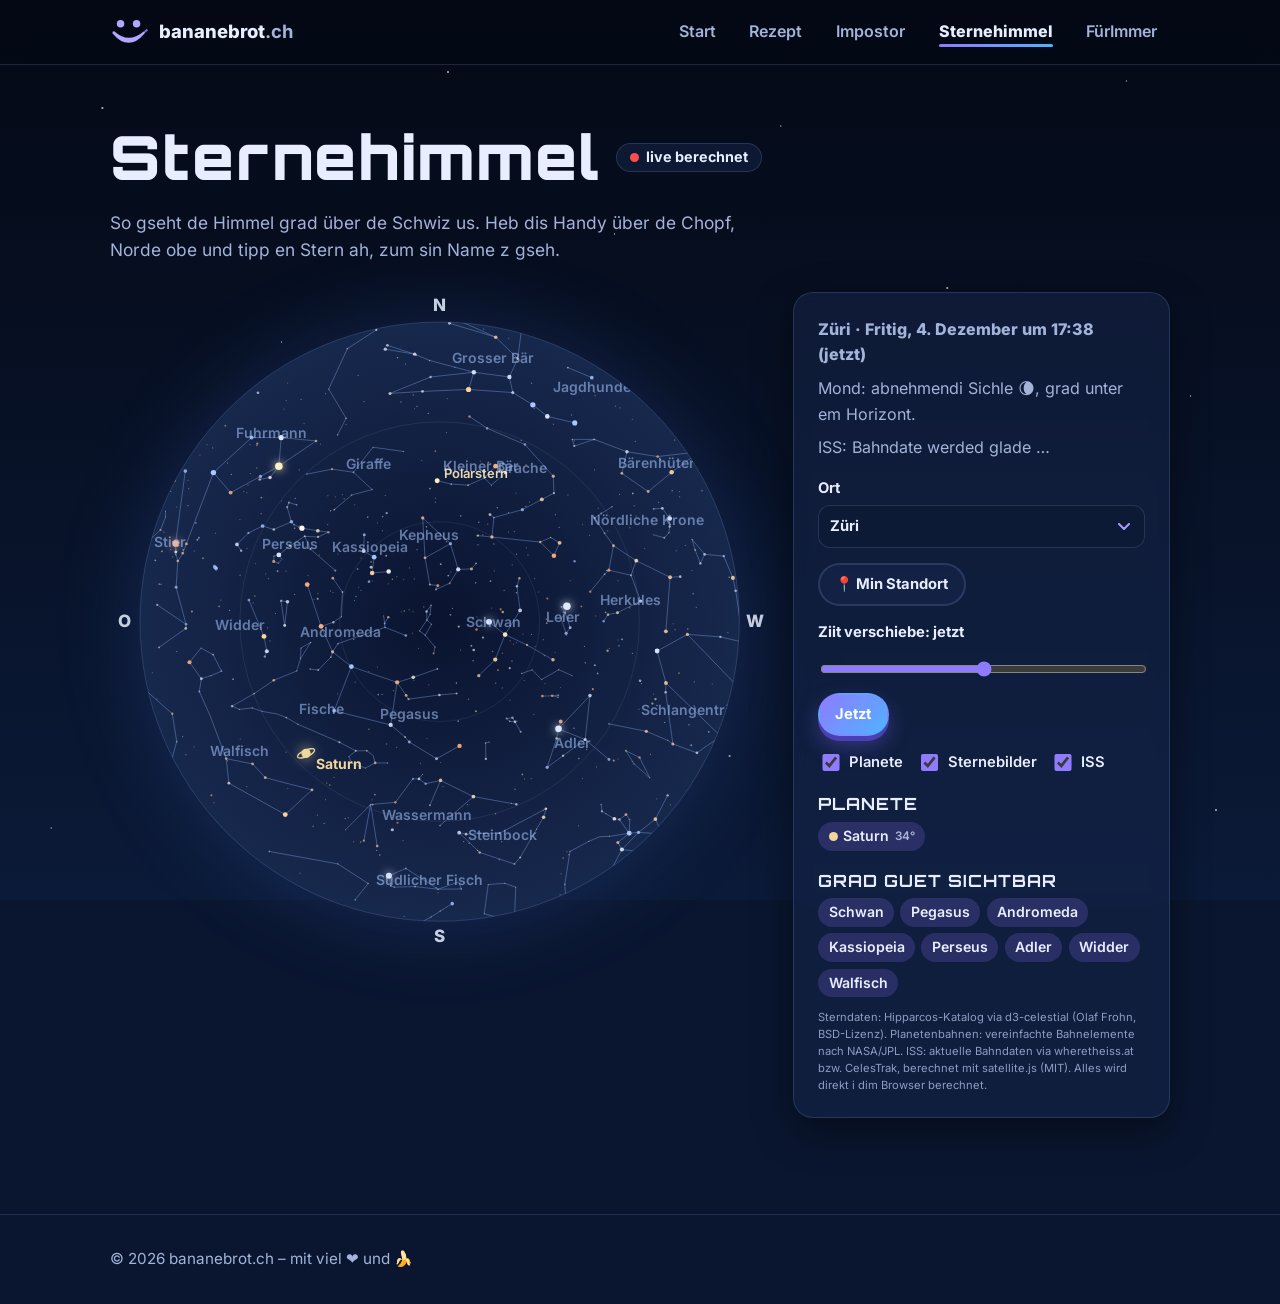
<file: sterne.html>
<!DOCTYPE html>
<html lang="de-CH">
<head>
  <meta charset="utf-8">
  <meta name="viewport" content="width=device-width, initial-scale=1">
  <title>Sternehimmel (Sternenhimmel) über de Schwiz – live | bananebrot.ch</title>
  <meta name="description" content="Sternenhimmel heute über Zürich, Bern, Basel, Genf, Lugano oder Chur: Sternbilder, Planeten und die ISS live berechnet – inkl. nächstem sichtbaren ISS-Überflug.">
  <link rel="canonical" href="https://bananebrot.ch/sterne">
  <meta property="og:type" content="website">
  <meta property="og:site_name" content="bananebrot.ch">
  <meta property="og:locale" content="de_CH">
  <meta property="og:url" content="https://bananebrot.ch/sterne">
  <meta property="og:title" content="Sternehimmel (Sternenhimmel) über de Schwiz – live | bananebrot.ch">
  <meta property="og:description" content="Sternenhimmel heute über Zürich, Bern, Basel, Genf, Lugano oder Chur: Sternbilder, Planeten und die ISS live berechnet – inkl. nächstem sichtbaren ISS-Überflug.">
  <meta property="og:image" content="https://bananebrot.ch/img/og-sterne.jpg">
  <meta property="og:image:width" content="1200">
  <meta property="og:image:height" content="630">
  <meta property="og:image:alt" content="Sternehimmel (Sternenhimmel) über de Schwiz – live | bananebrot.ch">
  <meta name="twitter:card" content="summary_large_image">
  <meta name="twitter:image" content="https://bananebrot.ch/img/og-sterne.jpg">
  <link rel="icon" type="image/svg+xml" href="logo.svg?v=20261121112953">
  <script>(function(){var d=document.documentElement;d.classList.add('js');try{var t=localStorage.getItem('theme');if(!t){t=window.matchMedia('(prefers-color-scheme: dark)').matches?'dark':'light'}d.dataset.theme=t}catch(e){d.dataset.theme='light'}})();</script>
  <link rel="stylesheet" href="css/style.css?v=20261121112953">
</head>
<body class="page-sky">

  <header class="site-header">
    <nav class="nav" aria-label="Hauptnavigation">
      <a class="logo" href="/"><span class="logo-mark"><svg viewBox="35 37 140 140" aria-hidden="true"><circle class="lf" fill="#5a3416" cx="72" cy="78" r="13"/><circle class="lf" fill="#5a3416" cx="128" cy="78" r="13"/><path class="lf" fill="#5a3416" d="M44 112 Q100 178 156 112 Q160 106 154 104 Q100 150 50 104 Q42 104 44 112 Z"/><path class="ls" fill="#9a5410" d="M154 104 L164 96 L168 102 L158 110 Z"/></svg></span><span class="logo-name">bananebrot<span class="tld">.ch</span></span></a>
      <ul class="nav-links" id="nav-links">
        <li><a href="/">Start</a></li>
        <li><a href="/rezept">Rezept</a></li>
        <li><a href="/impostor">Impostor</a></li>
        <li><a href="/sterne" aria-current="page">Sternehimmel</a></li>
        <li><a href="/fuerimmer">FürImmer</a></li>
      </ul>
      <button class="theme-toggle" type="button" data-theme-toggle aria-pressed="false" aria-label="Schoggi-Modus umschalten">
        <span class="tt-track"><span class="tt-knob"></span></span>
        <span class="tt-label">Schoggi-Modus</span>
      </button>
      <button class="menu-toggle" type="button" aria-expanded="false" aria-controls="nav-links" aria-label="Menü öffnen">☰</button>
    </nav>
  </header>

  <main class="container">
    <section class="section sky-hero">
      <h1>Sternehimmel <span class="live-badge"><span class="live-dot" aria-hidden="true"></span>live berechnet</span></h1>
      <p class="section-intro">So gseht de Himmel grad über de Schwiz us. Heb dis Handy über de Chopf, Norde obe und tipp en Stern ah, zum sin Name z gseh.</p>

      <div class="sky-layout">
        <div class="sky-stage">
          <canvas id="sky" aria-label="Sternkarte des aktuellen Himmels"></canvas>
          <div class="sky-tip" id="sky-tip" hidden></div>
        </div>

        <aside class="card sky-panel">
          <p class="sky-when" id="sky-when">…</p>
          <p id="sky-moon"></p>
          <p id="sky-iss"></p>

          <div class="sky-controls">
            <label>Ort
              <select id="sky-place">
                <option value="zuerich" selected>Züri</option>
                <option value="bern">Bern</option>
                <option value="basel">Basel</option>
                <option value="genf">Genf</option>
                <option value="lugano">Lugano</option>
                <option value="chur">Chur</option>
              </select>
            </label>
            <div class="sky-row">
              <button class="btn btn-ghost btn-small" type="button" id="sky-locate">📍 Min Standort</button>
            </div>
            <label for="sky-time">Ziit verschiebe: <span id="sky-time-label">jetzt</span></label>
            <input type="range" id="sky-time" min="-12" max="12" step="0.25" value="0">
            <div class="sky-row">
              <button class="btn btn-primary btn-small" type="button" id="sky-now">Jetzt</button>
            </div>
            <div class="sky-checks">
              <label><input type="checkbox" id="sky-show-planets" checked> Planete</label>
              <label><input type="checkbox" id="sky-show-cons" checked> Sternebilder</label>
              <label><input type="checkbox" id="sky-show-iss" checked> ISS</label>
            </div>
          </div>

          <h2>Planete</h2>
          <ul class="sky-list sky-planets" id="sky-planets"></ul>

          <h2>Grad guet sichtbar</h2>
          <ul class="sky-list" id="sky-list"></ul>

          <p class="sky-credit">Sterndaten: Hipparcos-Katalog via d3-celestial (Olaf Frohn, BSD-Lizenz). Planetenbahnen: vereinfachte Bahnelemente nach NASA/JPL. ISS: aktuelle Bahndaten via wheretheiss.at bzw. CelesTrak, berechnet mit satellite.js (MIT). Alles wird direkt i dim Browser berechnet.</p>
        </aside>
      </div>
    </section>
  </main>

  <footer class="site-footer">
    <div class="container">
      <p>© <span data-year>2026</span> bananebrot.ch – mit viel ❤️ und 🍌</p>
    </div>
  </footer>

  <script src="js/main.js?v=20261121112953"></script>
  <script src="js/himmel-daten.js?v=20261121112953"></script>
  <script src="js/satellite.min.js?v=20261121112953"></script>
  <script src="js/sterne.js?v=20261121112953"></script>
</body>
</html>
</file>
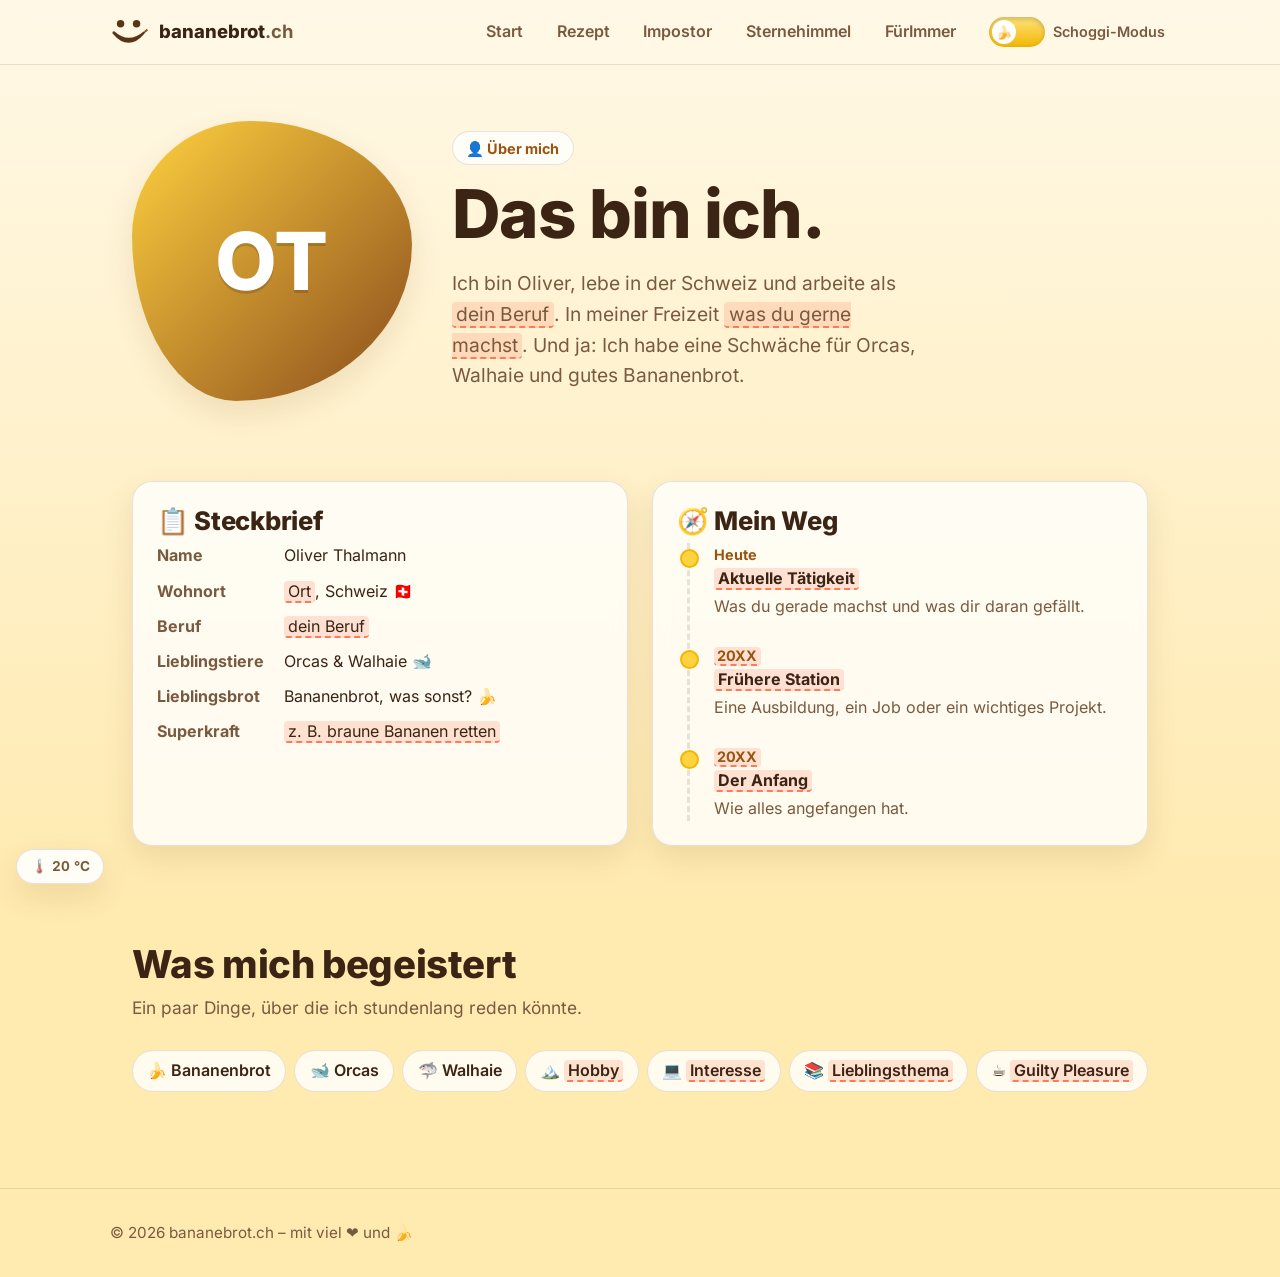
<file: ueber-mich.html>
<!DOCTYPE html>
<html lang="de-CH">
<head>
  <meta charset="utf-8">
  <!-- Vorerst ausgeblendet: nicht im Menü verlinkt -->
  <meta name="robots" content="noindex">
  <meta name="viewport" content="width=device-width, initial-scale=1">
  <title>Über mich · bananebrot.ch</title>
  <meta name="description" content="Wer ist Oliver Thalmann? Steckbrief, Werdegang und was mich begeistert.">
  <meta property="og:title" content="Über mich · bananebrot.ch">
  <meta property="og:description" content="Wer ist Oliver Thalmann? Steckbrief, Werdegang und was mich begeistert.">
  <link rel="icon" type="image/svg+xml" href="logo.svg?v=20261121112953">
  <script>(function(){var d=document.documentElement;d.classList.add('js');try{var t=localStorage.getItem('theme');if(!t){t=window.matchMedia('(prefers-color-scheme: dark)').matches?'dark':'light'}d.dataset.theme=t}catch(e){d.dataset.theme='light'}})();</script>
  <link rel="stylesheet" href="css/style.css?v=20261121112953">
</head>
<body>

  <header class="site-header">
    <nav class="nav" aria-label="Hauptnavigation">
      <a class="logo" href="/"><span class="logo-mark"><svg viewBox="35 37 140 140" aria-hidden="true"><circle class="lf" fill="#5a3416" cx="72" cy="78" r="13"/><circle class="lf" fill="#5a3416" cx="128" cy="78" r="13"/><path class="lf" fill="#5a3416" d="M44 112 Q100 178 156 112 Q160 106 154 104 Q100 150 50 104 Q42 104 44 112 Z"/><path class="ls" fill="#9a5410" d="M154 104 L164 96 L168 102 L158 110 Z"/></svg></span><span class="logo-name">bananebrot<span class="tld">.ch</span></span></a>
      <ul class="nav-links" id="nav-links">
        <li><a href="/">Start</a></li>
        <li><a href="/rezept">Rezept</a></li>
        <li><a href="/impostor">Impostor</a></li>
        <li><a href="/sterne">Sternehimmel</a></li>
        <li><a href="/fuerimmer">FürImmer</a></li>
      </ul>
      <button class="theme-toggle" type="button" data-theme-toggle aria-pressed="false" aria-label="Schoggi-Modus umschalten">
        <span class="tt-track"><span class="tt-knob"></span></span>
        <span class="tt-label">Schoggi-Modus</span>
      </button>
      <button class="menu-toggle" type="button" aria-expanded="false" aria-controls="nav-links" aria-label="Menü öffnen">☰</button>
    </nav>
  </header>

  <main class="container">
    <section class="about-hero">
      <!-- ✏️ Foto einfügen: Bild als «img/oliver.jpg» hochladen und «OT» ersetzen durch:
           <img src="img/oliver.jpg" alt="Oliver Thalmann"> -->
      <div class="avatar reveal">OT</div>
      <div>
        <span class="eyebrow">👤 Über mich</span>
        <h1>Das bin ich.</h1>
        <!-- ✏️ Hier ein paar Sätze über dich -->
        <p class="lead">Ich bin Oliver, lebe in der Schweiz und arbeite als <span class="todo">dein Beruf</span>. In meiner Freizeit <span class="todo">was du gerne machst</span>. Und ja: Ich habe eine Schwäche für Orcas, Walhaie und gutes Bananenbrot.</p>
      </div>
    </section>

    <section class="section two-col">
      <article class="card reveal">
        <h2 class="section-title" style="font-size:1.6rem">📋 Steckbrief</h2>
        <!-- ✏️ Steckbrief ausfüllen -->
        <dl class="facts-list">
          <dt>Name</dt><dd>Oliver Thalmann</dd>
          <dt>Wohnort</dt><dd><span class="todo">Ort</span>, Schweiz 🇨🇭</dd>
          <dt>Beruf</dt><dd><span class="todo">dein Beruf</span></dd>
          <dt>Lieblingstiere</dt><dd>Orcas &amp; Walhaie 🐋</dd>
          <dt>Lieblingsbrot</dt><dd>Bananenbrot, was sonst? 🍌</dd>
          <dt>Superkraft</dt><dd><span class="todo">z. B. braune Bananen retten</span></dd>
        </dl>
      </article>

      <article class="card reveal">
        <h2 class="section-title" style="font-size:1.6rem">🧭 Mein Weg</h2>
        <!-- ✏️ Stationen anpassen, ergänzen oder löschen -->
        <ol class="timeline">
          <li>
            <span class="when">Heute</span>
            <strong><span class="todo">Aktuelle Tätigkeit</span></strong>
            <p>Was du gerade machst und was dir daran gefällt.</p>
          </li>
          <li>
            <span class="when"><span class="todo">20XX</span></span>
            <strong><span class="todo">Frühere Station</span></strong>
            <p>Eine Ausbildung, ein Job oder ein wichtiges Projekt.</p>
          </li>
          <li>
            <span class="when"><span class="todo">20XX</span></span>
            <strong><span class="todo">Der Anfang</span></strong>
            <p>Wie alles angefangen hat.</p>
          </li>
        </ol>
      </article>
    </section>

    <section class="section">
      <h2 class="section-title reveal">Was mich begeistert</h2>
      <p class="section-intro reveal">Ein paar Dinge, über die ich stundenlang reden könnte.</p>
      <!-- ✏️ Deine Hobbys und Interessen -->
      <ul class="chip-list reveal">
        <li>🍌 Bananenbrot</li>
        <li>🐋 Orcas</li>
        <li>🦈 Walhaie</li>
        <li>🏔️ <span class="todo">Hobby</span></li>
        <li>💻 <span class="todo">Interesse</span></li>
        <li>📚 <span class="todo">Lieblingsthema</span></li>
        <li>☕ <span class="todo">Guilty Pleasure</span></li>
      </ul>
    </section>
  </main>

  <footer class="site-footer">
    <div class="container">
      <p>© <span data-year>2026</span> bananebrot.ch – mit viel ❤️ und 🍌</p>
    </div>
  </footer>

  <script src="js/main.js?v=20261121112953"></script>
</body>
</html>
</file>
<file: css/style.css>
/* ---------- Eigene Schriften (lokal gehostet, SIL Open Font License, siehe /fonts) ---------- */
@font-face { font-family: "Inter"; src: url("../fonts/inter-latin-400-normal.woff2") format("woff2"); font-weight: 400; font-style: normal; font-display: swap; }
@font-face { font-family: "Inter"; src: url("../fonts/inter-latin-600-normal.woff2") format("woff2"); font-weight: 500 600; font-style: normal; font-display: swap; }
@font-face { font-family: "Inter"; src: url("../fonts/inter-latin-700-normal.woff2") format("woff2"); font-weight: 700; font-style: normal; font-display: swap; }
@font-face { font-family: "Inter"; src: url("../fonts/inter-latin-800-normal.woff2") format("woff2"); font-weight: 800 900; font-style: normal; font-display: swap; }
@font-face { font-family: "Playfair Display"; src: url("../fonts/playfair-display-latin-400-italic.woff2") format("woff2"); font-weight: 400; font-style: italic; font-display: swap; }
@font-face { font-family: "Playfair Display"; src: url("../fonts/playfair-display-latin-700-italic.woff2") format("woff2"); font-weight: 700; font-style: italic; font-display: swap; }
@font-face { font-family: "Inter Display"; src: url("../fonts/inter-latin-800-normal.woff2") format("woff2"); font-weight: 800; font-style: normal; font-display: swap; }
@font-face { font-family: "Orbitron"; src: url("../fonts/orbitron-latin-700-normal.woff2") format("woff2"); font-weight: 700; font-style: normal; font-display: swap; }
@font-face { font-family: "Orbitron"; src: url("../fonts/orbitron-latin-900-normal.woff2") format("woff2"); font-weight: 900; font-style: normal; font-display: swap; }

/* =========================================================
   bananebrot.ch – Design
   hell = «Banane-Modus», dunkel = «Schoggi-Modus»
   ========================================================= */

:root {
  --bg: #fff8e6;
  --bg2: #ffeab0;
  --surface: rgba(255, 255, 255, 0.78);
  --surface-solid: #fffdf6;
  --text: #3b2414;
  --muted: #7a5a3e;
  --accent: #9a5410;          /* Karamell – für Links & Text */
  --banana: #ffd23f;          /* Bananengelb – Flächen */
  --banana-deep: #f2b705;
  --crust: #8a4b1c;           /* Brotkruste */
  --on-banana: #3b2414;
  --border: rgba(59, 36, 20, 0.12);
  --shadow: 0 12px 30px rgba(120, 72, 20, 0.12);
  --radius: 20px;
  --font: "Inter", system-ui, -apple-system, "Segoe UI", Roboto, Arial, sans-serif;
  --font-display: "Inter", system-ui, -apple-system, "Segoe UI", sans-serif;
  color-scheme: light;
}

[data-theme="dark"] {
  --bg: #1c120b;
  --bg2: #2d1b0f;
  --surface: rgba(70, 44, 25, 0.55);
  --surface-solid: #2a190e;
  --text: #f8ead4;
  --muted: #c9a987;
  --accent: #ffcf4a;
  --banana: #ffcf4a;
  --banana-deep: #e6ac12;
  --crust: #c77a3a;
  --on-banana: #2a170a;
  --border: rgba(255, 210, 140, 0.14);
  --shadow: 0 12px 40px rgba(0, 0, 0, 0.45);
  color-scheme: dark;
}

* { box-sizing: border-box; }
html { scroll-behavior: smooth; background: var(--bg2); }

body {
  margin: 0;
  font-family: var(--font);
  color: var(--text);
  background: linear-gradient(180deg, var(--bg) 0%, var(--bg2) 100%);
  background-attachment: fixed;
  min-height: 100vh;
  line-height: 1.6;
  display: flex;
  flex-direction: column;
  transition: color 0.4s;
  overflow-x: clip; /* nichts darf seitlich über den Bildschirm hinausragen */
}

main { flex: 1; }
.site-header, main, .site-footer { position: relative; z-index: 1; }
a { color: var(--accent); }
img { max-width: 100%; }
.container { max-width: 1100px; margin: 0 auto; padding: 0 1.25rem; }

/* ---------- Header & Navigation ---------- */
.site-header {
  position: sticky;
  top: 0;
  z-index: 50;
  backdrop-filter: blur(12px);
  -webkit-backdrop-filter: blur(12px);
  background: color-mix(in srgb, var(--bg) 75%, transparent);
  border-bottom: 1px solid var(--border);
}

.nav {
  max-width: 1100px;
  margin: 0 auto;
  padding: 0.75rem 1.25rem;
  display: flex;
  align-items: center;
  gap: 1rem;
  position: relative;
}

.logo {
  display: flex;
  align-items: center;
  gap: 0.55rem;
  font-family: var(--font-display);
  font-weight: 800;
  font-size: 1.15rem;
  color: var(--text);
  text-decoration: none;
}
.logo-mark {
  width: 40px;
  height: 40px;
  display: block;
  background: none;
  box-shadow: none;
  transition: transform 0.3s;
}
.logo-mark svg { width: 100%; height: 100%; display: block; }
.logo:hover .logo-mark { transform: rotate(-12deg) scale(1.08); }
.logo-name .tld { color: var(--muted); font-weight: 700; }

.nav-links {
  display: flex;
  gap: 0.5rem;
  margin: 0 0 0 auto;
  padding: 0;
  list-style: none;
}
.nav-links a {
  color: var(--muted);
  text-decoration: none;
  padding: 0.5rem 0.8rem;
  border-radius: 999px;
  font-weight: 600;
  transition: color 0.2s, background 0.2s;
}
.nav-links a:hover { color: var(--text); }
.nav-links a { position: relative; }
.nav-links a[aria-current="page"] { color: var(--text); font-weight: 800; }
/* aktive Seite: farbiger Strich unter dem Wort statt Box */
.nav-links a[aria-current="page"]::after {
  content: "";
  position: absolute;
  left: 0.8rem;
  right: 0.8rem;
  bottom: 0.15rem;
  height: 3px;
  border-radius: 3px;
  background: var(--banana-deep);
}

/* Schoggi-Schalter */
.theme-toggle {
  display: flex;
  align-items: center;
  gap: 0.5rem;
  background: none;
  border: 0;
  color: var(--muted);
  font: inherit;
  font-weight: 600;
  font-size: 0.9rem;
  cursor: pointer;
  padding: 0.3rem;
}
.tt-track {
  width: 56px;
  height: 30px;
  border-radius: 999px;
  background: linear-gradient(180deg, #ffe27a, #f2b705);
  position: relative;
  box-shadow: inset 0 2px 5px rgba(0, 0, 0, 0.2);
  transition: background 0.4s;
}
[data-theme="dark"] .tt-track { background: linear-gradient(180deg, #6b3f1f, #3a210f); }
.tt-knob {
  position: absolute;
  top: 3px;
  left: 3px;
  width: 24px;
  height: 24px;
  border-radius: 50%;
  background: #fff;
  display: grid;
  place-items: center;
  font-size: 13px;
  transition: transform 0.45s cubic-bezier(0.5, 1.6, 0.4, 1), background 0.4s;
}
.tt-knob::before { content: "🍌"; }
[data-theme="dark"] .tt-knob { transform: translateX(26px); background: #f8ead4; }
[data-theme="dark"] .tt-knob::before { content: "🍫"; }

.menu-toggle {
  display: none;
  width: 42px;
  height: 42px;
  border: 0;
  background: none;
  color: var(--text);
  font-size: 1.7rem;
  line-height: 1;
  padding: 0;
  cursor: pointer;
}

@media (max-width: 860px) {
  .menu-toggle { display: grid; place-items: center; }
  .theme-toggle { margin-left: auto; }
  .tt-label { display: none; }
  .nav-links {
    position: absolute;
    top: 100%;
    left: 0;
    right: 0;
    margin: 0;
    flex-direction: column;
    padding: 0.75rem 1.25rem 1.25rem;
    background: var(--surface-solid);
    border-bottom: 1px solid var(--border);
    box-shadow: var(--shadow);
    display: none;
  }
  .nav-links.open { display: flex; }
}
@media (max-width: 420px) { .logo-name { display: none; } }

/* ---------- Typografie & Buttons ---------- */
h1, h2, h3 { font-family: var(--font-display); letter-spacing: -0.01em; line-height: 1.15; }
h1 { font-size: clamp(2.4rem, 6vw, 4.2rem); margin: 0.6rem 0 1rem; letter-spacing: -0.02em; }
.section-title { font-size: clamp(1.7rem, 3.5vw, 2.4rem); margin: 0 0 0.5rem; }
.section-intro { color: var(--muted); max-width: 60ch; margin: 0 0 1.75rem; font-size: 1.08rem; }

.eyebrow {
  display: inline-block;
  font-weight: 700;
  color: var(--accent);
  background: var(--surface);
  border: 1px solid var(--border);
  padding: 0.3rem 0.85rem;
  border-radius: 999px;
  font-size: 0.9rem;
}

.lead { font-size: 1.2rem; color: var(--muted); max-width: 40ch; margin: 0; }
.highlight {
  background: linear-gradient(transparent 58%, color-mix(in srgb, var(--banana) 70%, transparent) 58%);
  padding: 0 0.1em;
}

.btn-row { display: flex; flex-wrap: wrap; gap: 0.75rem; margin-top: 1.75rem; }
.btn {
  display: inline-flex;
  align-items: center;
  gap: 0.5rem;
  padding: 0.8rem 1.35rem;
  border-radius: 999px;
  font: inherit;
  font-weight: 700;
  text-decoration: none;
  border: 2px solid transparent;
  cursor: pointer;
  transition: transform 0.15s, box-shadow 0.2s, background 0.2s;
}
.btn:hover { transform: translateY(-2px) rotate(-1deg); }
.btn:active { transform: translateY(0) scale(0.97); }
.btn-primary {
  background: var(--banana);
  color: var(--on-banana);
  box-shadow: 0 5px 0 var(--banana-deep), 0 10px 22px rgba(242, 183, 5, 0.3);
}
.btn-primary:active { box-shadow: 0 2px 0 var(--banana-deep); }
.btn-ghost { border-color: var(--border); color: var(--text); background: var(--surface); }
.btn-small { padding: 0.5rem 0.95rem; font-size: 0.92rem; }

.small-hint { color: var(--muted); font-size: 0.92rem; margin-top: 1.25rem; }

/* Platzhalter, die Oliver noch ersetzen soll */
.todo {
  background: color-mix(in srgb, #ff7a59 20%, transparent);
  border-bottom: 2px dashed #ff7a59;
  border-radius: 4px;
  padding: 0 0.25em;
}

/* ---------- Hero ---------- */
.hero {
  display: grid;
  grid-template-columns: 1.1fr 0.9fr;
  gap: 2.5rem;
  align-items: center;
  padding-block: 3.5rem 2.5rem;
}
@media (max-width: 860px) { .hero { grid-template-columns: 1fr; padding-top: 2.25rem; gap: 2rem; } }

.wave-hand { display: inline-block; animation: wave 2.6s ease-in-out infinite; transform-origin: 70% 70%; }
@keyframes wave {
  0%, 60%, 100% { transform: rotate(0); }
  10%, 30% { transform: rotate(16deg); }
  20%, 40% { transform: rotate(-8deg); }
}

/* Das Bananenbrot-Bild */
.loaf-stage {
  position: relative;
  width: 100%;
  max-width: 440px;
  margin-inline: auto;
  aspect-ratio: 1;
  border-radius: 50%;
  background: radial-gradient(circle at 50% 45%, color-mix(in srgb, var(--banana) 55%, transparent), transparent 62%);
  display: grid;
  place-items: center;
  overflow: hidden; /* drehende Strahlen dürfen nicht über den Rand ragen */
}
/* Drehende Sonnenstrahlen hinter dem Brot */
.loaf-stage::before {
  content: "";
  position: absolute;
  inset: 0;
  border-radius: 50%;
  animation: spin 40s linear infinite;
  background: repeating-conic-gradient(from 0deg, color-mix(in srgb, var(--banana) 24%, transparent) 0deg 10deg, transparent 10deg 20deg);
  -webkit-mask: radial-gradient(circle, #000 35%, transparent 70%);
  mask: radial-gradient(circle, #000 35%, transparent 70%);
  z-index: 0;
}
@keyframes spin { to { transform: rotate(360deg); } }

.loaf-svg { position: relative; z-index: 1; width: 92%; height: auto; overflow: visible; cursor: pointer; }
.loaf-svg .loaf { animation: squish 3.2s ease-in-out infinite; transform-box: fill-box; transform-origin: 50% 100%; }
.loaf-svg.boop .loaf { animation: boop 0.5s ease-out; }
@keyframes squish {
  0%, 100% { transform: scale(1, 1); }
  50% { transform: scale(1.03, 0.97); }
}
@keyframes boop {
  0% { transform: scale(1, 1); }
  30% { transform: scale(1.12, 0.85); }
  60% { transform: scale(0.94, 1.08); }
  100% { transform: scale(1, 1); }
}
.loaf-svg .steam path {
  fill: none;
  stroke: var(--muted);
  stroke-opacity: 0.45;
  stroke-width: 5;
  stroke-linecap: round;
  animation: steam 3s ease-in-out infinite;
}
.loaf-svg .steam path:nth-child(2) { animation-delay: -1s; }
.loaf-svg .steam path:nth-child(3) { animation-delay: -2s; }
@keyframes steam {
  0% { transform: translateY(12px); opacity: 0; }
  40% { opacity: 1; }
  100% { transform: translateY(-22px); opacity: 0; }
}
.loaf-svg .blink { animation: blink 4.5s infinite; transform-box: fill-box; transform-origin: center; }
@keyframes blink { 0%, 92%, 100% { transform: scaleY(1); } 95% { transform: scaleY(0.1); } }
.loaf-svg .banana-top { animation: wiggle 2.8s ease-in-out infinite; transform-box: fill-box; transform-origin: center; }
@keyframes wiggle { 0%, 100% { transform: rotate(-3deg); } 50% { transform: rotate(3deg); } }

/* Rezept-Zettel auf der Startseite */
.recipe-note {
  position: relative;
  margin: 2rem auto 0;
  max-width: 760px;
  background: #fffbe9;
  color: #3b2414;
  border-radius: 6px 6px 18px 6px;
  padding: 2rem 2rem 1.75rem;
  box-shadow: 0 18px 40px rgba(120, 72, 20, 0.18);
  transform: rotate(-1.2deg);
  background-image: repeating-linear-gradient(180deg, transparent 0 31px, rgba(154, 84, 16, 0.12) 31px 32px);
  transition: transform 0.3s;
}
.recipe-note:hover { transform: rotate(0deg) scale(1.01); }
[data-theme="dark"] .recipe-note { background-color: #f6e6c4; }
.recipe-note::before {
  content: "";
  position: absolute;
  top: -14px;
  left: 50%;
  width: 120px;
  height: 30px;
  transform: translateX(-50%) rotate(2deg);
  background: rgba(255, 210, 63, 0.75);
  border-radius: 3px;
  box-shadow: 0 2px 6px rgba(0, 0, 0, 0.1);
}
.recipe-note .mundart {
  font-family: "Segoe Print", "Bradley Hand", "Comic Sans MS", "Chalkboard SE", var(--font-display);
  font-size: clamp(1.2rem, 2.6vw, 1.55rem);
  line-height: 1.6;
  margin: 0;
}
.recipe-note .btn { margin-top: 1.25rem; }
.recipe-note .btn-primary { background: #ffd23f; color: #3b2414; box-shadow: 0 5px 0 #f2b705, 0 10px 22px rgba(242, 183, 5, 0.3); }
.recipe-note .stamp {
  position: absolute;
  right: 1.25rem;
  bottom: 1.1rem;
  font-size: 2.6rem;
  transform: rotate(12deg);
  opacity: 0.9;
}
@media (max-width: 560px) { .recipe-note .stamp { display: none; } }

/* ---------- Abschnitte & Karten ---------- */
.section { padding-block: 3rem; }
.grid { display: grid; gap: 1.25rem; grid-template-columns: repeat(auto-fit, minmax(250px, 1fr)); }

.card {
  background: var(--surface);
  border: 1px solid var(--border);
  border-radius: var(--radius);
  padding: 1.5rem;
  box-shadow: var(--shadow);
  backdrop-filter: blur(8px);
  -webkit-backdrop-filter: blur(8px);
  transition: transform 0.25s, border-color 0.25s;
}
.card h3 { margin: 0.5rem 0 0.4rem; font-size: 1.3rem; }
.card p { margin: 0; color: var(--muted); }
.card .icon { font-size: 2.1rem; display: inline-block; transition: transform 0.3s; }
.card:hover .icon { transform: scale(1.18) rotate(-10deg); }

/* Fakten-Box */
.fact-box { display: grid; grid-template-columns: auto 1fr auto; gap: 1.25rem; align-items: center; }
.fact-box .big-emoji { font-size: 3rem; animation: bob 4s ease-in-out infinite; display: inline-block; }
.fact-box h2 { margin: 0 0 0.25rem; font-size: 1.5rem; }
.fact-text { margin: 0; font-size: 1.12rem; min-height: 3.2em; transition: opacity 0.25s; }
@media (max-width: 680px) { .fact-box { grid-template-columns: 1fr; text-align: center; } }
@keyframes bob { 0%, 100% { transform: translateY(0) rotate(0); } 50% { transform: translateY(-8px) rotate(-6deg); } }

/* Kontakt */
.contact {
  text-align: center;
  padding: 3rem 1.5rem;
  background:
    radial-gradient(circle at 12% 20%, color-mix(in srgb, var(--banana) 35%, transparent), transparent 40%),
    radial-gradient(circle at 88% 80%, color-mix(in srgb, var(--crust) 18%, transparent), transparent 40%),
    var(--surface);
}
.contact .btn-row { justify-content: center; }

/* ---------- Über mich ---------- */
.about-hero { display: grid; grid-template-columns: 280px 1fr; gap: 2.5rem; align-items: center; padding-block: 3.5rem 2rem; }
@media (max-width: 760px) { .about-hero { grid-template-columns: 1fr; } }
.avatar {
  aspect-ratio: 1;
  width: 100%;
  max-width: 280px;
  margin-inline: auto;
  border-radius: 42% 58% 63% 37% / 41% 44% 56% 59%;
  background: linear-gradient(135deg, var(--banana), var(--crust));
  display: grid;
  place-items: center;
  color: #fff;
  font-family: var(--font-display);
  font-size: 5rem;
  font-weight: 800;
  text-shadow: 0 3px 0 rgba(0, 0, 0, 0.15);
  box-shadow: var(--shadow);
  animation: morph 9s ease-in-out infinite;
  overflow: hidden;
}
.avatar img { width: 100%; height: 100%; object-fit: cover; }
@keyframes morph {
  0%, 100% { border-radius: 42% 58% 63% 37% / 41% 44% 56% 59%; }
  50% { border-radius: 60% 40% 38% 62% / 55% 60% 40% 45%; }
}
.two-col { display: grid; grid-template-columns: 1fr 1fr; gap: 1.5rem; }
@media (max-width: 760px) { .two-col { grid-template-columns: 1fr; } }
.facts-list { display: grid; grid-template-columns: auto 1fr; gap: 0.6rem 1.25rem; margin: 0; }
.facts-list dt { font-weight: 700; color: var(--muted); }
.facts-list dd { margin: 0; }
.timeline { list-style: none; padding: 0; margin: 0 0 0 0.6rem; border-left: 3px dashed var(--border); }
.timeline li { position: relative; padding: 0 0 1.5rem 1.5rem; }
.timeline li:last-child { padding-bottom: 0; }
.timeline li::before {
  content: "";
  position: absolute;
  left: -0.62rem;
  top: 0.35rem;
  width: 0.95rem;
  height: 0.95rem;
  border-radius: 50%;
  background: var(--banana);
  border: 2px solid var(--banana-deep);
}
.timeline .when { display: block; font-weight: 700; color: var(--accent); font-size: 0.9rem; }
.timeline p { margin: 0.15rem 0 0; color: var(--muted); }
.chip-list { display: flex; flex-wrap: wrap; gap: 0.5rem; padding: 0; margin: 0; list-style: none; }
.chip-list li {
  background: var(--surface);
  border: 1px solid var(--border);
  padding: 0.45rem 0.9rem;
  border-radius: 999px;
  font-weight: 600;
  transition: transform 0.2s;
}
.chip-list li:hover { transform: translateY(-2px) rotate(-2deg); }

/* ---------- Projekte ---------- */
.filters { display: flex; flex-wrap: wrap; gap: 0.5rem; margin: 0 0 1.5rem; }
.chip {
  border: 1px solid var(--border);
  background: var(--surface);
  color: var(--text);
  padding: 0.45rem 1rem;
  border-radius: 999px;
  font: inherit;
  font-weight: 600;
  cursor: pointer;
  transition: background 0.2s, color 0.2s;
}
.chip.active { background: var(--banana); color: var(--on-banana); border-color: transparent; }
.project { display: flex; flex-direction: column; }
.project.hidden { display: none; }
.project-thumb {
  height: 150px;
  border-radius: 14px;
  margin-bottom: 1rem;
  display: grid;
  place-items: center;
  font-size: 3.2rem;
  background: linear-gradient(135deg, #ffe27a, #f2b705);
}
.project-thumb.crust { background: linear-gradient(135deg, #e0a36b, #8a4b1c); }
.project-thumb.choc { background: linear-gradient(135deg, #8a5a3a, #3a210f); }
.project-thumb.mint { background: linear-gradient(135deg, #c8f0d5, #4fae78); }
.project .more { margin-top: auto; padding-top: 1rem; font-weight: 700; }
.tags { display: flex; flex-wrap: wrap; gap: 0.4rem; margin-top: 1rem; }
.tag {
  font-size: 0.8rem;
  font-weight: 700;
  padding: 0.2rem 0.65rem;
  border-radius: 999px;
  background: color-mix(in srgb, var(--banana) 35%, transparent);
  color: var(--text);
}

/* ---------- Rezept ---------- */
.recipe-hero { display: grid; grid-template-columns: 1fr 320px; gap: 2rem; align-items: center; padding-block: 3rem 1rem; }
@media (max-width: 800px) { .recipe-hero { grid-template-columns: 1fr; } .recipe-hero .loaf-mini { max-width: 240px; margin-inline: auto; } }
.meta { display: flex; flex-wrap: wrap; gap: 0.5rem; margin-top: 1.25rem; padding: 0; list-style: none; }
.meta li { background: var(--surface); border: 1px solid var(--border); padding: 0.4rem 0.85rem; border-radius: 999px; font-weight: 600; font-size: 0.95rem; }

.ripeness { display: grid; grid-template-columns: 140px 1fr; gap: 1.5rem; align-items: center; }
@media (max-width: 600px) { .ripeness { grid-template-columns: 1fr; text-align: center; } .ripeness svg { margin-inline: auto; } }
.ripeness svg { width: 140px; height: auto; transition: transform 0.3s; }
.ripeness input[type="range"] { width: 100%; accent-color: var(--banana-deep); margin: 0.75rem 0 0.25rem; }
.ripeness .verdict { font-weight: 700; font-size: 1.1rem; margin: 0.5rem 0 0; min-height: 3em; }
.ripeness .scale-labels { display: flex; justify-content: space-between; font-size: 0.8rem; color: var(--muted); }

.recipe-grid { display: grid; grid-template-columns: 0.85fr 1.15fr; gap: 1.5rem; align-items: start; }
@media (max-width: 860px) { .recipe-grid { grid-template-columns: 1fr; } }
.recipe-grid h2 { margin-top: 0; font-size: 1.6rem; }

.segmented { display: inline-flex; background: color-mix(in srgb, var(--banana) 25%, transparent); border-radius: 999px; padding: 4px; margin-bottom: 1rem; }
.segmented button {
  border: 0;
  background: transparent;
  color: var(--text);
  font: inherit;
  font-weight: 700;
  padding: 0.4rem 0.9rem;
  border-radius: 999px;
  cursor: pointer;
}
.segmented button[aria-pressed="true"] { background: var(--surface-solid); box-shadow: 0 2px 6px rgba(0, 0, 0, 0.12); }

.checklist { list-style: none; padding: 0; margin: 0; }
.checklist li { border-bottom: 1px dashed var(--border); }
.checklist li:last-child { border-bottom: 0; }
.checklist label { display: flex; gap: 0.75rem; align-items: flex-start; padding: 0.6rem 0.2rem; cursor: pointer; }
.checklist input { width: 1.2rem; height: 1.2rem; margin-top: 0.2rem; accent-color: var(--banana-deep); flex: none; }
.checklist label > span { padding-left: 4.75rem; text-indent: -4.75rem; }
.checklist .amount { font-weight: 800; min-width: 4.75rem; display: inline-block; text-indent: 0; font-variant-numeric: tabular-nums; }
.checklist .optional { color: var(--muted); font-size: 0.9rem; }
.checklist input:checked + span { text-decoration: line-through; opacity: 0.55; }

.steps { list-style: none; padding: 0; margin: 0; counter-reset: step; }
.steps li { counter-increment: step; }
.steps label { display: grid; grid-template-columns: auto 1fr; gap: 0.9rem; padding: 0.85rem 0.2rem; border-bottom: 1px dashed var(--border); cursor: pointer; }
.steps li:last-child label { border-bottom: 0; }
.steps input { position: absolute; opacity: 0; pointer-events: none; }
.steps .num {
  width: 2.2rem;
  height: 2.2rem;
  border-radius: 50%;
  background: var(--banana);
  color: var(--on-banana);
  display: grid;
  place-items: center;
  font-weight: 800;
  transition: transform 0.3s, background 0.3s;
}
.steps .num::before { content: counter(step); }
.steps input:checked ~ .num { background: #4fae78; color: #fff; transform: rotate(360deg); }
.steps input:checked ~ .num::before { content: "✓"; }
.steps input:checked ~ .txt { opacity: 0.55; }
.steps input:focus-visible ~ .num { outline: 3px solid var(--accent); outline-offset: 2px; }
.steps strong { display: block; }
.steps .txt { transition: opacity 0.3s; }
.progress { height: 10px; background: color-mix(in srgb, var(--banana) 25%, transparent); border-radius: 999px; overflow: hidden; margin: 0.25rem 0 1rem; }
.progress span { display: block; height: 100%; width: 0; background: linear-gradient(90deg, var(--banana), var(--banana-deep)); border-radius: 999px; transition: width 0.4s; }

.timer { display: flex; flex-wrap: wrap; align-items: center; gap: 1rem 1.5rem; }
.timer .clock { font-family: var(--font-display); font-size: clamp(2.6rem, 7vw, 4rem); font-weight: 800; font-variant-numeric: tabular-nums; line-height: 1; }
.timer .btn-row { margin-top: 0; }
.timer.done .clock { animation: boop 0.6s ease-out 3; color: var(--accent); }

.tips { list-style: none; padding: 0; margin: 0; display: grid; gap: 0.75rem; }
.tips li { display: flex; gap: 0.75rem; }
.tips li span:first-child { font-size: 1.4rem; }

/* ---------- Spiel ---------- */
.game-wrap { position: relative; border-radius: var(--radius); overflow: hidden; border: 1px solid var(--border); box-shadow: var(--shadow); background: #fff3d1; }
#game { display: block; width: 100%; aspect-ratio: 16 / 10; touch-action: none; cursor: pointer; outline: none; }
@media (max-width: 600px) { #game { aspect-ratio: 4 / 5; } }
.game-overlay {
  position: absolute;
  inset: 0;
  display: grid;
  place-items: center;
  text-align: center;
  background: rgba(43, 24, 10, 0.6);
  color: #fff6e3;
  padding: 1.5rem;
  backdrop-filter: blur(3px);
  -webkit-backdrop-filter: blur(3px);
}
.game-overlay[hidden] { display: none; }
.game-overlay h2 { font-size: clamp(1.6rem, 4vw, 2.6rem); margin: 0 0 0.5rem; }
.game-overlay p { max-width: 46ch; margin: 0 auto; }
.game-overlay small { display: block; margin-top: 0.9rem; opacity: 0.9; }
.game-overlay .btn { margin-top: 1.25rem; }
.legend { display: grid; grid-template-columns: repeat(auto-fit, minmax(190px, 1fr)); gap: 0.75rem; margin-top: 1.25rem; }
.legend div { background: var(--surface); border: 1px solid var(--border); border-radius: 14px; padding: 0.75rem 1rem; }
.legend strong { display: block; }
.legend span { color: var(--muted); font-size: 0.92rem; }

/* ---------- 404 ---------- */
.lost { text-align: center; padding-block: 5rem; }
.lost .big { font-size: clamp(5rem, 18vw, 9rem); line-height: 1; display: inline-block; animation: bob 4s ease-in-out infinite; }

/* ---------- Footer ---------- */
.site-footer { border-top: 1px solid var(--border); padding: 2rem 0; margin-top: 3rem; color: var(--muted); font-size: 0.95rem; }
.site-footer .container { display: flex; flex-wrap: wrap; gap: 0.75rem 1.5rem; justify-content: space-between; align-items: center; }
.site-footer p { margin: 0; }
.hint { font-size: 0.85rem; opacity: 0.8; }

/* ---------- Effekte ---------- */
.js .reveal { opacity: 0; transform: translateY(24px); transition: opacity 0.7s, transform 0.7s; }
.js .reveal.visible { opacity: 1; transform: none; }

.thermo {
  position: fixed;
  left: 1rem;
  bottom: 1rem;
  z-index: 40;
  background: var(--surface-solid);
  border: 1px solid var(--border);
  border-radius: 999px;
  padding: 0.35rem 0.85rem;
  font-weight: 700;
  font-size: 0.85rem;
  font-variant-numeric: tabular-nums;
  color: var(--muted);
  box-shadow: var(--shadow);
  pointer-events: none;
}
@media (max-width: 600px) { .thermo { display: none; } }

.crumb {
  position: fixed;
  pointer-events: none;
  z-index: 100;
  border-radius: 3px;
  animation: crumb 0.9s cubic-bezier(0.2, 0.7, 0.4, 1) both;
}
@keyframes crumb {
  0% { transform: translate(0, 0) rotate(0); opacity: 1; }
  100% { transform: translate(var(--dx), var(--dy)) rotate(var(--rot)); opacity: 0; }
}

.floaties { position: fixed; inset: 0; pointer-events: none; z-index: 0; overflow: hidden; }
.floaties span {
  position: absolute;
  bottom: -60px;
  font-size: var(--size, 24px);
  opacity: 0.13;
  animation: float-up linear infinite;
}
[data-theme="dark"] .floaties span { opacity: 0.18; }
@keyframes float-up {
  from { transform: translateY(0) rotate(0); }
  to { transform: translateY(-120vh) rotate(360deg); }
}

.flyer { position: fixed; left: 0; top: 0; z-index: 200; pointer-events: none; font-size: 80px; line-height: 1; }
.flyer svg { width: 240px; height: auto; display: block; }
.flyer.fly { animation: fly 3.2s ease-in-out forwards; }
@keyframes fly {
  0% { transform: translate(-200px, 70vh) rotate(0); }
  50% { transform: translate(calc(50vw - 40px), calc(5.5rem + 60px)) rotate(540deg); } /* knapp unter der Meldung */
  100% { transform: translate(calc(100vw + 200px), 70vh) rotate(1080deg); }
}
.flyer.jump { animation: jump 3.2s ease-in-out forwards; }
@keyframes jump {
  0% { transform: translate(-300px, 70vh) rotate(-30deg); }
  50% { transform: translate(calc(50vw - 120px), 12vh) rotate(0deg); }
  100% { transform: translate(calc(100vw + 300px), 70vh) rotate(30deg); }
}
.flyer.rain { animation: rain var(--dur, 2.6s) ease-in forwards; font-size: var(--size, 48px); }
@keyframes rain {
  from { transform: translate(var(--x), -120px) rotate(0); }
  to { transform: translate(var(--x), 110vh) rotate(var(--rot, 360deg)); }
}

.toast {
  position: fixed;
  left: 50%;
  top: 5.5rem;
  transform: translate(-50%, -16px);
  background: var(--surface-solid);
  color: var(--text);
  border: 1px solid var(--border);
  padding: 0.7rem 1.2rem;
  border-radius: 999px;
  box-shadow: var(--shadow);
  font-weight: 700;
  opacity: 0;
  transition: opacity 0.3s, transform 0.3s;
  z-index: 300;
  pointer-events: none;
  width: max-content;
  max-width: calc(100vw - 2rem);
  text-align: center;
}
.toast.show { opacity: 1; transform: translate(-50%, 0); }

@media print {
  .site-header, .site-footer, .thermo, .floaties, .no-print { display: none !important; }
  body { background: #fff; color: #000; }
  .card { box-shadow: none; border: 1px solid #ccc; backdrop-filter: none; }
}

@media (prefers-reduced-motion: reduce) {
  *, *::before, *::after { animation: none !important; transition: none !important; scroll-behavior: auto !important; }
  .js .reveal { opacity: 1; transform: none; }
}

[data-theme="dark"] .highlight { background: none; color: var(--banana); font-weight: 700; }

/* ---------- Rezept-Gutschein (Startseite) ---------- */
.coupon {
  position: relative;
  display: grid;
  grid-template-columns: 170px 1fr;
  max-width: 820px;
  margin: 1.5rem auto 0;
  background: var(--surface-solid);
  border: 3px dashed var(--banana-deep);
  border-radius: 22px;
  box-shadow: var(--shadow);
  overflow: visible;
  transition: transform 0.3s;
}
.coupon-left {
  display: grid;
  place-items: center;
  align-content: center;
  gap: 0.25rem;
  background: var(--banana);
  border-radius: 19px 0 0 19px;
  border-right: 3px dashed var(--banana-deep);
  color: var(--on-banana);
  padding: 1.5rem 1rem;
}
.coupon-logo { width: 100px; height: 100px; display: block; }
.coupon-right { padding: 1.75rem 2rem; }
.coupon-label {
  display: inline-block;
  font-weight: 800;
  font-size: 0.8rem;
  letter-spacing: 0.12em;
  text-transform: uppercase;
  color: var(--accent);
}
.coupon-title { margin: 0.2rem 0 0.6rem; font-size: clamp(1.5rem, 3.4vw, 2rem); }
.coupon-text { margin: 0 0 1.25rem; font-size: 1.1rem; color: var(--muted); }
.coupon-cta { display: flex; justify-content: center; }
.coupon-hits { margin: 0.35rem 0 0; text-align: right; font-size: 0.72rem; color: var(--muted); opacity: 0.6; font-variant-numeric: tabular-nums; }
.coupon-fine { margin: 1.1rem 0 0; font-size: 0.78rem; color: var(--muted); opacity: 0.8; }
@media (max-width: 600px) {
  .coupon { grid-template-columns: 1fr; }
  .coupon-left { border-radius: 19px 19px 0 0; border-right: 0; border-bottom: 3px dashed var(--banana-deep); grid-auto-flow: column; padding: 1rem; gap: 0.75rem; }
  .coupon-logo { width: 72px; height: 72px; }
  .coupon-right { padding: 1.4rem 1.25rem; }
}
/* Logo passt sich dem Hintergrund an: dunkel auf hell, gelb auf dunkel */
.logo-mark .lf { fill: #5a3416; transition: fill 0.4s; }
.logo-mark .ls { fill: #9a5410; transition: fill 0.4s; }
[data-theme="dark"] .logo-mark .lf { fill: #ffd23f; }
[data-theme="dark"] .logo-mark .ls { fill: #b07a35; }

/* ---------- Sternenhimmel ---------- */
.sky-layout { display: grid; grid-template-columns: minmax(0, 1.4fr) minmax(260px, 0.8fr); gap: 1.5rem; align-items: start; }
@media (max-width: 900px) { .sky-layout { grid-template-columns: 1fr; } }
.sky-stage { position: relative; display: flex; justify-content: center; }
#sky { display: block; touch-action: manipulation; cursor: crosshair; }
.sky-tip {
  position: absolute;
  pointer-events: none;
  background: rgba(10, 20, 40, 0.92);
  color: #f3f6ff;
  border: 1px solid rgba(255, 210, 63, 0.5);
  border-radius: 10px;
  padding: 0.4rem 0.6rem;
  font-size: 0.85rem;
  line-height: 1.35;
  max-width: 170px;
  z-index: 2;
}
.sky-panel h2 { margin: 0 0 0.5rem; font-size: 1.3rem; }
.sky-when { font-weight: 800; margin: 0 0 0.5em; }
.sky-panel p { margin: 0 0 0.5em; color: var(--muted); }
.sky-controls { display: grid; gap: 0.9rem; margin: 1rem 0; }
.sky-controls label { font-weight: 700; font-size: 0.92rem; }
.sky-controls select {
  width: 100%;
  margin-top: 0.3rem;
  padding: 0.55rem 0.7rem;
  border-radius: 12px;
  border: 1px solid var(--border);
  background: var(--surface-solid);
  color: var(--text);
  font: inherit;
}
.sky-controls input[type="range"] { width: 100%; accent-color: var(--banana-deep); }
.sky-row { display: flex; flex-wrap: wrap; gap: 0.5rem; align-items: center; }
.sky-checks { display: flex; flex-wrap: wrap; gap: 0.5rem 0.85rem; }
.sky-checks label { font-weight: 600; display: flex; gap: 0.4rem; align-items: center; }
.sky-checks input { accent-color: var(--banana-deep); width: 1.1rem; height: 1.1rem; }
.sky-list { list-style: none; padding: 0; margin: 0; display: flex; flex-wrap: wrap; gap: 0.4rem; }
.sky-list li { background: color-mix(in srgb, var(--banana) 30%, transparent); padding: 0.2rem 0.65rem; border-radius: 999px; font-weight: 600; font-size: 0.88rem; }
.sky-panel .sky-credit { font-size: 0.7rem; line-height: 1.5; color: var(--muted); margin: 0.75rem 0 0; opacity: 0.85; }

/* ---------- Seite «Sternehimmel»: immer Nacht-Look ---------- */
html:has(body.page-sky) { background: #0a1630; }
body.page-sky {
  --bg: #040915;
  --bg2: #0b1a38;
  --surface: rgba(22, 38, 76, 0.5);
  --surface-solid: #0c1a36;
  --text: #e8eeff;
  --muted: #a3b3d9;
  --accent: #ffd23f;
  --banana: #ffd23f;
  --banana-deep: #e6ac12;
  --on-banana: #1c120b;
  --border: rgba(160, 190, 255, 0.16);
  --shadow: 0 14px 40px rgba(0, 0, 0, 0.45);
  color-scheme: dark;
}
/* funkelnde Sterne im Hintergrund */
body.page-sky::before {
  content: "";
  position: fixed;
  inset: 0;
  pointer-events: none;
  z-index: 0;
  background-image:
    radial-gradient(1.5px 1.5px at 8% 12%, #fff, transparent),
    radial-gradient(1px 1px at 22% 38%, #cfe0ff, transparent),
    radial-gradient(1.5px 1.5px at 35% 8%, #fff, transparent),
    radial-gradient(1px 1px at 48% 26%, #fff, transparent),
    radial-gradient(1px 1px at 61% 14%, #ffe9b0, transparent),
    radial-gradient(1.5px 1.5px at 74% 32%, #fff, transparent),
    radial-gradient(1px 1px at 88% 9%, #cfe0ff, transparent),
    radial-gradient(1px 1px at 93% 44%, #fff, transparent),
    radial-gradient(1.5px 1.5px at 15% 62%, #fff, transparent),
    radial-gradient(1px 1px at 29% 78%, #ffe9b0, transparent),
    radial-gradient(1px 1px at 42% 58%, #fff, transparent),
    radial-gradient(1.5px 1.5px at 57% 84%, #cfe0ff, transparent),
    radial-gradient(1px 1px at 69% 66%, #fff, transparent),
    radial-gradient(1px 1px at 82% 74%, #fff, transparent),
    radial-gradient(1.5px 1.5px at 95% 90%, #fff, transparent),
    radial-gradient(1px 1px at 4% 92%, #cfe0ff, transparent);
  animation: twinkle 5s ease-in-out infinite alternate;
}
@keyframes twinkle { from { opacity: 0.45; } to { opacity: 1; } }
body.page-sky .floaties,
body.page-sky .thermo,
body.page-sky .theme-toggle { display: none; }
@media (max-width: 860px) { body.page-sky .menu-toggle { margin-left: auto; } }
body.page-sky .logo-mark .lf { fill: #ffd23f; }
body.page-sky .logo-mark .ls { fill: #b07a35; }
body.page-sky .site-header { background: rgba(4, 9, 21, 0.6); }

.sky-hero { padding-top: 3rem; }
.sky-hero h1 { display: flex; flex-wrap: wrap; align-items: center; gap: 0.5rem 1rem; }
.live-badge {
  display: inline-flex;
  align-items: center;
  gap: 0.45rem;
  font-family: var(--font);
  font-size: 0.9rem;
  font-weight: 700;
  letter-spacing: 0;
  color: var(--text);
  background: var(--surface);
  border: 1px solid var(--border);
  padding: 0.3rem 0.8rem;
  border-radius: 999px;
}
.live-dot { width: 9px; height: 9px; border-radius: 50%; background: #ff4d4d; box-shadow: 0 0 0 0 rgba(255, 77, 77, 0.6); animation: live 1.8s infinite; }
@keyframes live { 0% { box-shadow: 0 0 0 0 rgba(255, 77, 77, 0.6); } 100% { box-shadow: 0 0 0 10px rgba(255, 77, 77, 0); } }
.sky-stage { filter: drop-shadow(0 0 40px rgba(80, 130, 255, 0.18)); }
.sky-planets li { display: inline-flex; align-items: center; gap: 0.35rem; }
.sky-planets small { opacity: 0.7; font-weight: 600; }
.pl-dot { width: 9px; height: 9px; border-radius: 50%; display: inline-block; }
.sky-panel h2 { margin-top: 1.25rem; }
body.page-sky .sky-list li { background: rgba(255, 210, 63, 0.14); color: var(--text); }
body.page-sky .crumb { background: #fff8d6 !important; border-radius: 50%; box-shadow: 0 0 6px #ffd23f; }
/* feste Höhen, damit beim Zeit-Verschieben nichts herumspringt */
#sky-time-label { display: inline-block; min-width: 6.5em; font-variant-numeric: tabular-nums; }
/* Sternehimmel: Bedienelemente in Astro-Violett statt Gelb */
body.page-sky .sky-controls input[type="range"],
body.page-sky .sky-checks input { accent-color: #8f7bff; }
body.page-sky #sky-now {
  background: linear-gradient(135deg, #8f7bff, #4fb3ff);
  color: #fff;
  box-shadow: 0 5px 0 #4b3fb8, 0 10px 22px rgba(123, 108, 255, 0.35);
}
body.page-sky #sky-now:active { box-shadow: 0 2px 0 #4b3fb8; }
/* Sternehimmel: restliche Akzente ebenfalls violett */
body.page-sky .nav-links a[aria-current="page"]::after { background: linear-gradient(90deg, #8f7bff, #4fb3ff); }
body.page-sky .sky-list li { background: rgba(143, 123, 255, 0.2); }
body.page-sky .logo-mark .lf { fill: #b3a6ff; }
body.page-sky .logo-mark .ls { fill: #7f6fe0; }

/* ---------- Seite «Impostor»: dunkler Spionage-Look mit Neon-Rot ---------- */
html:has(body.page-imp) { background: #120a18; }
body.page-imp {
  --bg: #0b0710;
  --bg2: #1d0f24;
  --surface: rgba(48, 24, 58, 0.55);
  --surface-solid: #1a0f22;
  --text: #f6ecff;
  --muted: #bda9d4;
  --accent: #ff3b5c;
  --banana: #ff3b5c;
  --banana-deep: #b8183a;
  --on-banana: #ffffff;
  --border: rgba(255, 90, 130, 0.18);
  --shadow: 0 14px 40px rgba(0, 0, 0, 0.5);
  color-scheme: dark;
}
body.page-imp::before {
  content: "";
  position: fixed;
  inset: 0;
  pointer-events: none;
  z-index: 0;
  background:
    radial-gradient(circle at 15% 10%, rgba(255, 59, 92, 0.16), transparent 40%),
    radial-gradient(circle at 85% 85%, rgba(143, 123, 255, 0.14), transparent 45%),
    repeating-linear-gradient(0deg, rgba(255, 255, 255, 0.025) 0 1px, transparent 1px 4px);
}
body.page-imp .floaties,
body.page-imp .thermo,
body.page-imp .theme-toggle { display: none; }
@media (max-width: 860px) { body.page-imp .menu-toggle { margin-left: auto; } }
body.page-imp .logo-mark .lf { fill: #ff5c7a; }
body.page-imp .logo-mark .ls { fill: #b8183a; }
body.page-imp .site-header { background: rgba(11, 7, 16, 0.65); }
body.page-imp .crumb { background: #ff3b5c !important; border-radius: 50%; box-shadow: 0 0 6px #ff3b5c; }

.imp-main { max-width: 760px; }
.imp-hero { padding-block: 3rem 1rem; text-align: center; }
.imp-hero .section-intro { margin-inline: auto; }
.imp-title { font-size: clamp(3rem, 11vw, 6rem); letter-spacing: 0.08em; margin: 0 0 0.5rem; }

/* Glitch-Effekt */
.imp-glitch { position: relative; display: inline-block; color: var(--text); text-shadow: 0 0 18px rgba(255, 59, 92, 0.45); }
.imp-glitch::before,
.imp-glitch::after {
  content: attr(data-text);
  position: absolute;
  inset: 0;
  overflow: hidden;
  pointer-events: none;
}
.imp-glitch::before { color: #ff3b5c; transform: translate(-2px, 0); clip-path: inset(0 0 55% 0); animation: glitch-a 2.8s infinite steps(1); }
.imp-glitch::after { color: #4fd1ff; transform: translate(2px, 0); clip-path: inset(55% 0 0 0); animation: glitch-b 2.3s infinite steps(1); }
@keyframes glitch-a { 0%, 86%, 100% { transform: translate(0, 0); opacity: 0; } 88% { transform: translate(-4px, -1px); opacity: 1; } 92% { transform: translate(3px, 1px); opacity: 1; } }
@keyframes glitch-b { 0%, 80%, 100% { transform: translate(0, 0); opacity: 0; } 83% { transform: translate(4px, 1px); opacity: 1; } 87% { transform: translate(-3px, 0); opacity: 1; } }

.imp-stage { padding-bottom: 2rem; }
#imp-app.imp-enter { animation: imp-in 0.35s ease-out; }
@keyframes imp-in { from { opacity: 0; transform: translateY(10px) scale(0.98); } to { opacity: 1; transform: none; } }

.imp-card {
  background: var(--surface);
  border: 1px solid var(--border);
  border-radius: 24px;
  padding: 1.75rem;
  box-shadow: var(--shadow), inset 0 1px 0 rgba(255, 255, 255, 0.05);
  backdrop-filter: blur(10px);
  -webkit-backdrop-filter: blur(10px);
}
.imp-card h2 { margin: 0 0 1rem; font-size: clamp(1.5rem, 4vw, 2rem); }
.imp-center { text-align: center; }
.imp-muted { color: var(--muted); margin: 0 0 1.25rem; }
.imp-step { color: var(--muted); font-weight: 700; letter-spacing: 0.1em; margin: 0 0 0.5rem; }
.imp-name { color: #ff5c7a; text-shadow: 0 0 16px rgba(255, 59, 92, 0.5); }
.imp-big { width: 100%; justify-content: center; font-size: 1.1rem; padding: 1rem 1.25rem; margin-top: 0.5rem; }
body.page-imp .btn-primary { box-shadow: 0 5px 0 var(--banana-deep), 0 10px 24px rgba(255, 59, 92, 0.35); }

.imp-players { list-style: none; padding: 0; margin: 0 0 0.75rem; display: grid; gap: 0.5rem; counter-reset: p; }
.imp-players li { display: flex; gap: 0.5rem; align-items: center; counter-increment: p; }
.imp-players li::before { content: counter(p); width: 1.6rem; text-align: right; color: var(--muted); font-weight: 800; }
.imp-players input,
.imp-setting select {
  flex: 1;
  width: 100%;
  padding: 0.65rem 0.8rem;
  border-radius: 12px;
  border: 1px solid var(--border);
  background: rgba(0, 0, 0, 0.25);
  color: var(--text);
  font: inherit;
}
.imp-players input:focus,
.imp-setting select:focus { outline: 2px solid #ff3b5c; outline-offset: 1px; }
.imp-icon { width: 2.4rem; height: 2.4rem; border-radius: 10px; border: 1px solid var(--border); background: transparent; color: var(--muted); cursor: pointer; font-size: 1rem; }
.imp-icon:disabled { opacity: 0.3; cursor: not-allowed; }

.imp-settings { display: grid; gap: 0.9rem; margin: 1.5rem 0; padding-top: 1.25rem; border-top: 1px solid var(--border); }
.imp-setting { display: grid; grid-template-columns: max-content minmax(0, 1fr); align-items: center; gap: 1rem; font-weight: 700; }
.imp-stepper { display: flex; align-items: center; justify-content: flex-end; gap: 0.75rem; }
.imp-stepper button { width: 2.4rem; height: 2.4rem; border-radius: 50%; border: 1px solid var(--border); background: rgba(255, 59, 92, 0.15); color: var(--text); font-size: 1.3rem; cursor: pointer; }
.imp-stepper strong { font-size: 1.4rem; min-width: 1.5rem; text-align: center; }
.imp-toggle { display: flex; gap: 0.6rem; align-items: flex-start; font-weight: 600; cursor: pointer; }
.imp-toggle input { width: 1.2rem; height: 1.2rem; margin-top: 0.2rem; accent-color: #ff3b5c; flex: none; }
.imp-toggle small { display: block; color: var(--muted); font-weight: 500; font-size: 0.85rem; }

/* Rollen-Karte */
.imp-flip { perspective: 900px; margin-bottom: 1.25rem; }
.imp-role {
  display: grid;
  gap: 0.5rem;
  padding: 2.5rem 1.25rem;
  border-radius: 20px;
  background: linear-gradient(145deg, rgba(79, 209, 255, 0.16), rgba(143, 123, 255, 0.12));
  border: 1px solid rgba(79, 209, 255, 0.35);
  animation: imp-flip 0.55s cubic-bezier(0.2, 0.8, 0.3, 1.2);
}
.imp-role-bad { background: linear-gradient(145deg, rgba(255, 59, 92, 0.28), rgba(120, 10, 40, 0.3)); border-color: rgba(255, 59, 92, 0.6); box-shadow: 0 0 40px rgba(255, 59, 92, 0.25); }
@keyframes imp-flip { from { transform: rotateY(90deg); opacity: 0; } to { transform: rotateY(0); opacity: 1; } }
.imp-role-label { text-transform: uppercase; letter-spacing: 0.18em; font-size: 0.85rem; font-weight: 800; color: var(--muted); }
.imp-word { font-family: var(--font-display); font-size: clamp(2.2rem, 9vw, 3.4rem); line-height: 1.1; }
.imp-role-bad .imp-glitch { font-family: var(--font-display); font-size: clamp(2rem, 9vw, 3.2rem); line-height: 1.1; color: #fff; }
.imp-role-hint { color: var(--muted); font-weight: 600; }
.imp-role-tip { font-size: 0.95rem; }

.imp-starter { font-size: 1.2rem; margin: 0 0 1.25rem; }
.imp-timer { display: flex; align-items: center; justify-content: center; gap: 1rem; margin: 0 0 1.25rem; }
.imp-timer span { font-family: var(--font-display); font-size: 2.6rem; font-weight: 800; font-variant-numeric: tabular-nums; }
.imp-time-up span { color: #ff3b5c; animation: boop 0.6s ease-out 3; }
.imp-countdown { font-family: var(--font-display); font-size: 5rem; font-weight: 800; line-height: 1; margin: 0.5rem 0 1.5rem; color: #ff5c7a; text-shadow: 0 0 30px rgba(255, 59, 92, 0.6); }
.imp-result { font-size: clamp(2rem, 8vw, 3rem); margin: 0.25rem 0 1.25rem; }
.imp-solution { background: rgba(0, 0, 0, 0.25); border-radius: 16px; padding: 1rem 1.25rem; margin-bottom: 1.25rem; }
.imp-solution p { margin: 0.25rem 0; }
.imp-center-row { justify-content: center; margin-top: 0; }

.imp-rules { margin-bottom: 1rem; }
.imp-rules summary { cursor: pointer; font-weight: 800; font-size: 1.1rem; }
.imp-rules ol { margin: 1rem 0 0; padding-left: 1.25rem; color: var(--muted); display: grid; gap: 0.4rem; }
body.page-imp .nav-links a[aria-current="page"]::after { background: #ff3b5c; box-shadow: 0 0 8px rgba(255, 59, 92, 0.7); }
/* Hinweistexte in Boxen: kleiner Abstand nach oben (wie beim Sternehimmel) */
.card .small-hint { margin-top: 0.75rem; }
/* Auswahlfelder: eigener Pfeil mit Abstand zum Rand */
.imp-setting select,
.sky-controls select {
  -webkit-appearance: none;
  appearance: none;
  padding-right: 2.6rem;
  background-repeat: no-repeat;
  background-position: right 0.9rem center;
  background-size: 12px 8px;
  cursor: pointer;
}
.imp-setting select { background-image: url("data:image/svg+xml,%3Csvg xmlns='http://www.w3.org/2000/svg' viewBox='0 0 12 8'%3E%3Cpath d='M1 1l5 5 5-5' fill='none' stroke='%23ff7a92' stroke-width='2' stroke-linecap='round' stroke-linejoin='round'/%3E%3C/svg%3E"); }
.sky-controls select { background-image: url("data:image/svg+xml,%3Csvg xmlns='http://www.w3.org/2000/svg' viewBox='0 0 12 8'%3E%3Cpath d='M1 1l5 5 5-5' fill='none' stroke='%23a99bff' stroke-width='2' stroke-linecap='round' stroke-linejoin='round'/%3E%3C/svg%3E"); }
.imp-setting select option,
.sky-controls select option { background: var(--surface-solid); color: var(--text); }

/* ---------- Startseite: Teaser für Impostor & Sternehimmel ---------- */
.teasers { display: grid; grid-template-columns: 1fr 1fr; gap: 1.25rem; padding-bottom: 0; }
@media (max-width: 760px) { .teasers { grid-template-columns: 1fr; } }
.teaser {
  position: relative;
  display: flex;
  flex-direction: column;
  gap: 0.6rem;
  min-height: 260px;
  padding: 1.75rem;
  border-radius: 24px;
  text-decoration: none;
  overflow: hidden;
  box-shadow: 0 14px 34px rgba(0, 0, 0, 0.25);
  isolation: isolate;
}
.teaser-label { display: inline-flex; align-items: center; gap: 0.45rem; text-transform: uppercase; letter-spacing: 0.16em; font-size: 0.78rem; font-weight: 800; }
.teaser-title { font-family: var(--font-display); font-size: clamp(2rem, 5vw, 2.8rem); line-height: 1.05; }
.teaser-text { font-size: 1.02rem; max-width: 34ch; }
.teaser-btn {
  margin-top: auto;
  align-self: flex-start;
  padding: 0.7rem 1.2rem;
  border-radius: 999px;
  font-weight: 800;
  transition: transform 0.15s;
}
.teaser:hover .teaser-btn { transform: translateX(4px); }

/* Impostor-Look */
.teaser-imp {
  color: #f6ecff;
  background:
    radial-gradient(circle at 10% 0%, rgba(255, 59, 92, 0.35), transparent 50%),
    radial-gradient(circle at 100% 100%, rgba(143, 123, 255, 0.25), transparent 50%),
    repeating-linear-gradient(0deg, rgba(255, 255, 255, 0.03) 0 1px, transparent 1px 4px),
    #120a18;
  border: 1px solid rgba(255, 90, 130, 0.3);
}
.teaser-imp .teaser-label { color: #ff7a92; }
.teaser-imp .teaser-title { letter-spacing: 0.08em; color: #f6ecff; }
.teaser-imp .teaser-text { color: #d6c6ea; }
.teaser-imp .teaser-btn { background: #ff3b5c; color: #fff; box-shadow: 0 4px 0 #b8183a, 0 8px 20px rgba(255, 59, 92, 0.35); }

/* Sternehimmel-Look */
.teaser-sky {
  color: #e8eeff;
  background:
    radial-gradient(1.5px 1.5px at 12% 18%, #fff, transparent),
    radial-gradient(1px 1px at 28% 62%, #cfe0ff, transparent),
    radial-gradient(1.5px 1.5px at 46% 30%, #fff, transparent),
    radial-gradient(1px 1px at 63% 12%, #ffe9b0, transparent),
    radial-gradient(1.5px 1.5px at 78% 48%, #fff, transparent),
    radial-gradient(1px 1px at 90% 20%, #cfe0ff, transparent),
    radial-gradient(1px 1px at 70% 80%, #fff, transparent),
    radial-gradient(1.5px 1.5px at 18% 88%, #fff, transparent),
    radial-gradient(circle at 85% 110%, rgba(79, 179, 255, 0.35), transparent 55%),
    linear-gradient(160deg, #0b1a38, #040915);
  border: 1px solid rgba(160, 190, 255, 0.22);
}
.teaser-sky .teaser-label { color: #a3b3d9; }
.teaser-sky .teaser-text { color: #b9c6e6; }
.teaser-sky .teaser-btn { background: linear-gradient(135deg, #8f7bff, #4fb3ff); color: #fff; box-shadow: 0 4px 0 #4b3fb8, 0 8px 20px rgba(123, 108, 255, 0.35); }
.teaser-sky::after {
  content: "";
  position: absolute;
  right: -30px;
  top: -30px;
  width: 140px;
  height: 140px;
  border-radius: 50%;
  background: radial-gradient(circle at 35% 35%, #f4f1de, #cfcab0 60%, transparent 62%);
  opacity: 0.18;
  z-index: -1;
}

/* Impostor: überall dieselbe kräftige Schrift (Handy = Computer) */
body.page-imp { --font-display: "Inter Display", system-ui, -apple-system, "Segoe UI", sans-serif; }
body.page-imp h1, body.page-imp h2, body.page-imp .imp-word, body.page-imp .imp-glitch, body.page-imp .imp-countdown, body.page-imp .imp-timer span { font-weight: 800; }
.teaser-imp .teaser-title { font-family: "Inter Display", system-ui, sans-serif; font-weight: 800; }

/* Sternehimmel: Weltraum-Schrift für Titel */
body.page-sky .sky-hero h1,
.teaser-sky .teaser-title { font-family: "Orbitron", "Inter Display", system-ui, sans-serif; font-weight: 900; letter-spacing: 0.04em; }
body.page-sky .sky-hero h1 { font-size: clamp(2rem, 7.5vw, 3.8rem); }
.teaser-sky .teaser-title { font-size: clamp(1.6rem, 4.2vw, 2.3rem); }
body.page-sky .sky-panel h2 { font-family: "Orbitron", system-ui, sans-serif; font-weight: 700; font-size: 1.05rem; letter-spacing: 0.06em; text-transform: uppercase; }

/* ---------- Startseite neu: Hero-Titel, WIP-Abzeichen, drei Karten ---------- */
.wip-badge { display: inline-block; font-weight: 700; font-size: 0.9rem; color: var(--accent); background: var(--surface); border: 1px dashed var(--banana-deep); padding: 0.3rem 0.85rem; border-radius: 999px; }
.home-title { font-size: clamp(2.4rem, 5.6vw, 4rem); max-width: 14ch; }
.offers { padding-top: 1rem; }
.offers-grid { display: grid; grid-template-columns: repeat(3, minmax(0, 1fr)); gap: 1.25rem; align-items: stretch; }
@media (max-width: 960px) { .offers-grid { grid-template-columns: 1fr; } }
.offers .teaser { min-height: 340px; }
.teaser-rezept {
  color: #3b2414;
  background: radial-gradient(circle at 100% 0%, rgba(255, 210, 63, 0.55), transparent 55%), #fffbea;
  border: 3px dashed #f2b705;
}
.teaser-rezept .teaser-label { color: #9a5410; }
.teaser-rezept .teaser-title { font-size: clamp(1.6rem, 3.2vw, 2.1rem); }
.teaser-rezept .teaser-text { color: #7a5a3e; }
.teaser-rezept .teaser-btn { background: #ffd23f; color: #3b2414; box-shadow: 0 4px 0 #f2b705, 0 8px 20px rgba(242, 183, 5, 0.3); }
.teaser-fine { font-size: 0.72rem; color: #7a5a3e; opacity: 0.85; }
.teaser .teaser-hits { margin: 0; text-align: left; font-size: 0.7rem; color: #7a5a3e; }
.offers .teaser-title { font-size: clamp(1.6rem, 3.2vw, 2.2rem); }
.offers .teaser-imp .teaser-title { letter-spacing: 0.06em; }
.fact-box { padding: 1.1rem 1.5rem; }
.fact-box .big-emoji { font-size: 2.2rem; }
.fact-box h2 { font-size: 1.2rem; }
.fact-text { font-size: 1rem; min-height: 0; }
@media (max-width: 960px) { .offers .teaser { min-height: 0; } .offers .teaser-btn { margin-top: 0.6rem; } }

/* Variante 1: Pfeil in der Ecke statt Knopf */
.sr-only { position: absolute; width: 1px; height: 1px; overflow: hidden; clip: rect(0 0 0 0); white-space: nowrap; }
.offers .teaser { padding-bottom: 5.2rem; }
.teaser-arrow {
  position: absolute;
  right: 1.25rem;
  bottom: 1.25rem;
  width: 52px;
  height: 52px;
  border-radius: 50%;
  display: grid;
  place-items: center;
  transition: transform 0.3s cubic-bezier(0.3, 1.5, 0.5, 1), box-shadow 0.3s;
}
.teaser-arrow svg { width: 22px; height: 22px; transition: transform 0.3s; }
.teaser:hover .teaser-arrow,
.teaser:focus-visible .teaser-arrow { transform: rotate(45deg) scale(1.08); }
.teaser-rezept .teaser-arrow { background: #ffd23f; color: #3b2414; box-shadow: 0 4px 14px rgba(242, 183, 5, 0.45); }
.teaser-imp .teaser-arrow { background: #ff3b5c; color: #fff; box-shadow: 0 0 22px rgba(255, 59, 92, 0.5); }
.teaser-sky .teaser-arrow { background: linear-gradient(135deg, #8f7bff, #4fb3ff); color: #fff; box-shadow: 0 0 22px rgba(123, 108, 255, 0.5); }
@media (max-width: 960px) { .offers .teaser { padding-bottom: 4.8rem; } .teaser-arrow { width: 46px; height: 46px; } }

/* Variante 3: jede Karte mit eigenem Clou */
/* Guetschii: perforierter Abriss-Streifen */
.offers .teaser-rezept { padding-bottom: 5.4rem; }
.v3-stub {
  position: absolute;
  left: -24px;   /* breiter als die Karte, damit beim Kippen keine Lücken entstehen */
  right: -24px;
  bottom: 0;
  height: 3.6rem;
  display: grid;
  place-items: center;
  background: #ffd23f;
  border-top: 3px dashed #c99700;
  font-weight: 800;
  color: #3b2414;
  transition: transform 0.3s cubic-bezier(0.3, 1.5, 0.5, 1);
}
.v3-stub::before,
.v3-stub::after {
  content: "";
  position: absolute;
  top: -14px;
  width: 26px;
  height: 26px;
  border-radius: 50%;
  background: var(--bg2);
}
.v3-stub::before { left: 8px; }
.v3-stub::after { right: 8px; }
/* Schere schneidet beim Darüberfahren den Streifen ab */
.v3-scissors {
  position: absolute;
  left: -48px;
  bottom: calc(3.6rem - 14px);
  width: 46px;
  height: 29px;
  z-index: 3;
  opacity: 0;
  pointer-events: none;
}
.v3-scissors svg { width: 100%; height: 100%; display: block; }
.v3-scissors svg path { transform-box: fill-box; transform-origin: 0% 50%; }
.v3-stub { transform-origin: 50% 0%; transition: transform 0.45s cubic-bezier(0.3, 1.4, 0.5, 1) 0s, opacity 0.3s; }
.teaser-rezept:hover .v3-scissors { animation: snip-across 0.9s ease-in-out forwards; }
.teaser-rezept:hover .v3-scissors svg path:first-of-type { animation: snip-blade 0.18s ease-in-out 5 alternate; }
/* nach dem Schnitt fällt der Streifen nach unten weg – innerhalb der Karte (overflow: hidden) */
.teaser-rezept:hover .v3-stub {
  transform: translateY(28%) rotate(2.5deg);
  transition: transform 0.5s cubic-bezier(0.5, 0, 0.75, 1.35) 0.85s;
}
@keyframes snip-across {
  0% { left: -48px; opacity: 1; }
  90% { opacity: 1; }
  100% { left: calc(100% + 4px); opacity: 0; }
}
@keyframes snip-blade { from { transform: rotate(0deg); } to { transform: rotate(-12deg); } }

/* Impostor: Text, der beim Darüberfahren glitcht */
.v3-glitch-link {
  position: absolute;
  left: 1.75rem;
  bottom: 1.6rem;
  font-family: "Inter Display", system-ui, sans-serif;
  font-weight: 800;
  font-size: 1.2rem;
  letter-spacing: 0.06em;
  color: #ff5c7a;
  text-shadow: 0 0 14px rgba(255, 59, 92, 0.6);
}
.v3-glitch-link::before,
.v3-glitch-link::after { content: attr(data-text); position: absolute; inset: 0; opacity: 0; }
.v3-glitch-link::before { color: #4fd1ff; clip-path: inset(0 0 50% 0); }
.v3-glitch-link::after { color: #fff; clip-path: inset(50% 0 0 0); }
.teaser-imp:hover .v3-glitch-link::before { opacity: 1; animation: v3g 0.4s steps(2) infinite; }
.teaser-imp:hover .v3-glitch-link::after { opacity: 1; animation: v3g 0.3s steps(2) infinite reverse; }
@keyframes v3g { 0% { transform: translate(-3px, 0); } 50% { transform: translate(3px, -1px); } 100% { transform: translate(-1px, 1px); } }

/* Sternehimmel: Sternschnuppe */
.v3-sky-link {
  position: absolute;
  left: 1.75rem;
  bottom: 1.6rem;
  font-family: "Orbitron", "Inter", system-ui, sans-serif;
  font-weight: 700;
  font-size: 1.05rem;
  letter-spacing: 0.06em;
  color: #cfd9ff;
}
.v3-comet {
  position: absolute;
  right: 1.1rem;
  bottom: 1rem;
  width: 120px;
  height: 60px;
  filter: drop-shadow(0 0 8px rgba(158, 201, 255, 0.8));
  transition: transform 0.5s cubic-bezier(0.2, 0.8, 0.3, 1);
}
.v3-comet svg { width: 100%; height: 100%; overflow: visible; }
.v3-star { transform-box: fill-box; transform-origin: center; animation: twinkle-star 2.4s ease-in-out infinite; }
@keyframes twinkle-star { 0%, 100% { transform: scale(1) rotate(0deg); opacity: 1; } 50% { transform: scale(0.75) rotate(45deg); opacity: 0.8; } }
.teaser-sky:hover .v3-comet { transform: translate(18px, -14px); }
h1, .section-title, .teaser-title, .coupon-title { font-weight: 800; }
/* Pfeil fliegt beim Darüberfahren wie eine Sternschnuppe nach oben rechts davon */
.v3-sky-arrow { display: inline-block; position: relative; }
.v3-sky-arrow::after {
  content: "";
  position: absolute;
  right: 70%;
  top: 50%;
  width: 0;
  height: 2px;
  border-radius: 2px;
  background: linear-gradient(90deg, transparent, rgba(158, 201, 255, 0.9));
  transform: translateY(-50%);
  opacity: 0;
}
.teaser-sky:hover .v3-sky-arrow { animation: shoot-off 1.1s cubic-bezier(0.5, 0, 0.75, 0.2) forwards; }
.teaser-sky:hover .v3-sky-arrow::after { animation: shoot-tail 1.1s ease-out forwards; }
@keyframes shoot-off {
  0% { transform: translate(0, 0) rotate(0deg); opacity: 1; text-shadow: none; }
  18% { transform: translate(-4px, 2px) rotate(-35deg); opacity: 1; text-shadow: 0 0 8px #9ec9ff; }
  100% { transform: translate(320px, -230px) rotate(-35deg) scale(0.7); opacity: 0; text-shadow: 0 0 14px #fff; }
}
@keyframes shoot-tail {
  0%, 15% { width: 0; opacity: 0; }
  40% { width: 70px; opacity: 1; }
  100% { width: 110px; opacity: 0; }
}

/* Impostor-Karte: eine verhüllte Gestalt späht von unten rechts herein */
.v3-impostor {
  position: absolute;
  right: 1.4rem;
  bottom: 0;
  width: 104px;
  height: 125px;
  transform: translateY(105%);
  animation: imp-peek 8s ease-in-out 1.5s infinite;
  filter: drop-shadow(0 0 10px rgba(255, 59, 92, 0.45));
  pointer-events: none;
}
.v3-impostor svg { width: 100%; height: 100%; display: block; overflow: visible; }
.imp-hood { fill: #1d0f26; stroke: #ff3b5c; stroke-width: 2.5; }
.imp-eyes path { fill: #ff3b5c; filter: drop-shadow(0 0 4px #ff3b5c); }
.imp-eyes { animation: imp-look 8s ease-in-out 1.5s infinite; }
.imp-grin { fill: none; stroke: #ff5c7a; stroke-width: 2.4; stroke-linecap: round; opacity: 0.85; }
/* auftauchen, umschauen, wieder abtauchen – dann eine Weile Pause */
@keyframes imp-peek {
  0%, 8% { transform: translateY(105%); }
  16%, 40% { transform: translateY(18%); }
  46% { transform: translateY(24%) rotate(-3deg); }
  54%, 100% { transform: translateY(105%); }
}
@keyframes imp-look {
  0%, 18% { transform: translateX(0); }
  24%, 30% { transform: translateX(-5px); }
  36%, 42% { transform: translateX(5px); }
  48%, 100% { transform: translateX(0); }
}
/* beim Darüberfahren taucht er sofort auf und bleibt */
.teaser-imp:hover .v3-impostor { animation: none; transform: translateY(18%); transition: transform 0.45s cubic-bezier(0.3, 1.5, 0.5, 1); }
.teaser-imp:hover .imp-eyes { animation: imp-look 2.4s ease-in-out infinite; }
@media (prefers-reduced-motion: reduce) { .v3-impostor { transform: translateY(18%); } }

/* Guetschii-Karte: dunkles Schoggi-Braun mit Gold – passend zu den zwei anderen dunklen Karten */
.teaser-rezept {
  color: #f8ead4;
  background:
    radial-gradient(circle at 100% 0%, rgba(233, 180, 70, 0.32), transparent 55%),
    radial-gradient(circle at 0% 100%, rgba(199, 122, 58, 0.25), transparent 50%),
    #24160d;
  border: 2px dashed rgba(233, 196, 106, 0.55);
}
.teaser-rezept .teaser-label { color: #e9c46a; }
.teaser-rezept .teaser-title { color: #fff4dc; }
.teaser-rezept .teaser-text { color: #d9c3a5; }
.teaser .teaser-hits { color: #bfa682; }
.v3-stub { background: #e2b65a; border-top: 2px dashed #8a6420; color: #24160d; }
.v3-scissors { color: #fff4dc; }

/* ---------- Seite «FürImmer»: Liebes-Look ---------- */
html:has(body.page-love) { background: #ffd6e2; }
body.page-love {
  --bg: #fff3f6;
  --bg2: #ffd6e2;
  --surface: rgba(255, 255, 255, 0.7);
  --surface-solid: #fff8fa;
  --text: #4a1d2c;
  --muted: #8c5468;
  --accent: #d63d63;
  --banana: #ff6b8b;
  --banana-deep: #d63d63;
  --on-banana: #ffffff;
  --border: rgba(214, 61, 99, 0.16);
  --shadow: 0 14px 40px rgba(214, 61, 99, 0.15);
  background:
    radial-gradient(circle at 15% 10%, rgba(255, 255, 255, 0.8), transparent 40%),
    radial-gradient(circle at 85% 90%, rgba(255, 170, 195, 0.5), transparent 45%),
    linear-gradient(180deg, #fff3f6 0%, #ffd6e2 100%);
  background-attachment: fixed;
}
body.page-love .floaties,
body.page-love .thermo,
body.page-love .theme-toggle { display: none; }
@media (max-width: 860px) { body.page-love .menu-toggle { margin-left: auto; } }
body.page-love .logo-mark .lf { fill: #e0446e; }
body.page-love .logo-mark .ls { fill: #b8183a; }
body.page-love .site-header { background: rgba(255, 243, 246, 0.75); }
body.page-love .crumb { background: #ff6b8b !important; border-radius: 50%; }
body.page-love .nav-links a[aria-current="page"]::after { background: linear-gradient(90deg, #ff8fab, #d63d63); }

.love-hearts { position: fixed; inset: 0; pointer-events: none; z-index: 0; overflow: hidden; }
.love-hearts span {
  position: absolute;
  bottom: -40px;
  font-size: var(--size, 20px);
  color: #ff6b8b;
  opacity: 0.35;
  animation: love-float linear infinite;
}
@keyframes love-float {
  0% { transform: translate(0, 0) rotate(-10deg); }
  50% { transform: translate(var(--sway), -55vh) rotate(10deg); }
  100% { transform: translate(0, -115vh) rotate(-10deg); opacity: 0; }
}

.love-main { max-width: 820px; }

/* Sperrbildschirm */
.love-lock { text-align: center; padding: 4rem 0 3rem; transition: opacity 0.6s, transform 0.6s; }
.love-lock.is-open { opacity: 0; transform: scale(1.08); }
.love-lock-heart { width: 120px; margin: 0 auto 1rem; animation: heartbeat 1.6s ease-in-out infinite; filter: drop-shadow(0 10px 24px rgba(214, 61, 99, 0.35)); }
.love-lock-heart svg { width: 100%; height: auto; display: block; }
.love-lock-heart path:first-child { fill: #ff6b8b; }
.love-lock-heart .keyhole { fill: #fff3f6; }
.love-lock.is-open .love-lock-heart { animation: none; transform: scale(1.3); transition: transform 0.6s; }
@keyframes heartbeat { 0%, 40%, 100% { transform: scale(1); } 15% { transform: scale(1.12); } 25% { transform: scale(0.98); } 32% { transform: scale(1.08); } }
.love-lock-title { font-family: "Playfair Display", Georgia, serif; font-style: italic; font-weight: 700; font-size: clamp(2.8rem, 9vw, 4.4rem); color: #b8183a; margin: 0.2rem 0 0.5rem; }
.love-lock-text { color: var(--muted); font-size: 1.1rem; margin: 0 0 1.5rem; }
.love-form { display: flex; flex-direction: column; align-items: center; gap: 1rem; }
.love-form input {
  width: 13rem;
  text-align: center;
  font: inherit;
  font-size: 2rem;
  letter-spacing: 0.6em;
  padding: 0.7rem 0 0.7rem 0.6em;
  border-radius: 18px;
  border: 2px solid rgba(214, 61, 99, 0.3);
  background: #fff8fa;
  color: #4a1d2c;
  outline: none;
  box-shadow: inset 0 2px 6px rgba(214, 61, 99, 0.08);
}
.love-form input:focus { border-color: #ff6b8b; box-shadow: 0 0 0 4px rgba(255, 107, 139, 0.2); }
.love-form.is-busy { opacity: 0.6; pointer-events: none; }
.love-form.shake { animation: shake 0.45s; }
@keyframes shake { 0%, 100% { transform: translateX(0); } 20%, 60% { transform: translateX(-10px); } 40%, 80% { transform: translateX(10px); } }
.love-msg { min-height: 1.6em; margin: 0.75rem 0 0; color: #b8183a; font-weight: 700; }
body.page-love .btn-primary { box-shadow: 0 5px 0 #b8183a, 0 10px 24px rgba(214, 61, 99, 0.3); }

/* geheimer Inhalt */
.love-content.is-visible { animation: love-in 0.9s ease-out; }
@keyframes love-in { from { opacity: 0; transform: translateY(16px); } to { opacity: 1; transform: none; } }
.love-hero { text-align: center; padding: 3.5rem 0 1rem; }
.love-kicker { text-transform: uppercase; letter-spacing: 0.22em; font-weight: 700; font-size: 0.85rem; color: #d63d63; margin: 0 0 0.5rem; }
.love-title { font-family: "Playfair Display", Georgia, serif; font-style: italic; font-weight: 700; font-size: clamp(3rem, 11vw, 5.6rem); line-height: 1; color: #4a1d2c; margin: 0 0 1rem; }
.love-title span { color: #d63d63; }
.love-sub { color: var(--muted); font-size: 1.2rem; margin: 0; }
.love-h2 { font-family: "Playfair Display", Georgia, serif; font-style: italic; font-weight: 700; font-size: clamp(2rem, 6vw, 2.8rem); text-align: center; color: #b8183a; margin: 0 0 1.25rem; }

/* Kuchen */
.love-cake-section { text-align: center; padding: 1.5rem 0 3rem; }
.love-cake { width: min(340px, 85vw); margin: 0 auto; cursor: pointer; outline: none; -webkit-tap-highlight-color: transparent; }
.love-cake svg { width: 100%; height: auto; display: block; overflow: visible; filter: drop-shadow(0 16px 28px rgba(214, 61, 99, 0.25)); }
.love-cake:focus-visible { outline: 3px solid #ff6b8b; outline-offset: 6px; border-radius: 20px; }
.love-cake .flame { transform-box: fill-box; transform-origin: 50% 100%; animation: flicker 0.18s ease-in-out infinite alternate; }
.love-cake .candle:nth-of-type(2) .flame { animation-duration: 0.23s; }
.love-cake .glow { transform-box: fill-box; transform-origin: center; animation: glow 1.4s ease-in-out infinite alternate; }
@keyframes flicker { from { transform: scale(1, 1) skewX(-3deg); } to { transform: scale(0.92, 1.08) skewX(3deg); } }
@keyframes glow { from { opacity: 0.6; transform: scale(0.9); } to { opacity: 1; transform: scale(1.1); } }
.love-cake .flame, .love-cake .glow { transition: opacity 0.25s; }
.love-cake .smoke path { fill: none; stroke: #b9a6ae; stroke-width: 2.2; stroke-linecap: round; opacity: 0; }
.love-cake.is-out .flame, .love-cake.is-out .glow { opacity: 0; animation: none; }
.love-cake.is-out .smoke path { animation: smoke 2.2s ease-out forwards; }
.love-cake.is-out .smoke path:nth-child(2) { animation-delay: 0.25s; }
@keyframes smoke { 0% { opacity: 0.8; transform: translateY(0); } 100% { opacity: 0; transform: translateY(-30px); } }
.love-cake-hint { color: var(--muted); margin: 1.25rem 0 0; font-weight: 600; }
.love-wish { font-family: "Playfair Display", Georgia, serif; font-style: italic; font-size: 1.8rem; color: #d63d63; margin: 0.75rem 0 0; animation: love-in 0.8s ease-out; }
.love-burst { position: fixed; z-index: 300; pointer-events: none; animation: burst 1.6s cubic-bezier(0.2, 0.7, 0.3, 1) forwards; }
@keyframes burst { 0% { transform: translate(-50%, -50%) scale(0.4); opacity: 1; } 100% { transform: translate(calc(-50% + var(--dx)), calc(-50% + var(--dy))) rotate(var(--rot)) scale(1); opacity: 0; } }

/* Diashow */
.love-slides-section { padding: 1rem 0 3rem; }
.love-slides {
  position: relative;
  aspect-ratio: 4 / 3;
  border-radius: 26px;
  overflow: hidden;
  background: #fff8fa;
  box-shadow: var(--shadow);
  border: 6px solid #fff;
}
@media (max-width: 600px) { .love-slides { aspect-ratio: 3 / 4; } }
.love-slide { position: absolute; inset: 0; margin: 0; opacity: 0; transition: opacity 1.2s ease; }
.love-slide.is-active { opacity: 1; }
.love-slide img { width: 100%; height: 100%; object-fit: cover; display: block; }
.love-slide.is-active img { animation: kenburns 6s ease-out forwards; }
@keyframes kenburns { from { transform: scale(1.06); } to { transform: scale(1); } }
.love-slide figcaption {
  position: absolute;
  left: 0;
  right: 0;
  bottom: 0;
  padding: 2.5rem 1.25rem 1.1rem;
  color: #fff;
  font-family: "Playfair Display", Georgia, serif;
  font-style: italic;
  font-size: 1.3rem;
  background: linear-gradient(transparent, rgba(74, 29, 44, 0.65));
}
.love-slide-ph { width: 100%; height: 100%; display: grid; place-content: center; text-align: center; font-size: 4rem; background: linear-gradient(135deg, #ffd0dc, #ff9fb6); }
.love-slide-ph span { display: block; font-size: 1rem; font-weight: 700; color: #fff; margin-top: 0.5rem; letter-spacing: 0.1em; text-transform: uppercase; }
.love-nav {
  position: absolute;
  top: 50%;
  transform: translateY(-50%);
  width: 44px;
  height: 44px;
  border-radius: 50%;
  border: 0;
  background: rgba(255, 255, 255, 0.85);
  color: #b8183a;
  font-size: 1.8rem;
  line-height: 1;
  cursor: pointer;
  z-index: 2;
}
.love-prev { left: 12px; }
.love-next { right: 12px; }
.love-dots { display: flex; justify-content: center; gap: 0.5rem; margin-top: 1rem; }
.love-dots button { width: 10px; height: 10px; border-radius: 999px; border: 0; background: rgba(214, 61, 99, 0.25); cursor: pointer; transition: width 0.3s, background 0.3s; padding: 0; }
.love-dots button.is-active { width: 28px; background: #d63d63; }

/* Brief */
.love-letter { text-align: center; padding: 1rem 0 4rem; }
.love-letter p { font-family: "Playfair Display", Georgia, serif; font-style: italic; font-size: clamp(1.5rem, 4.5vw, 2.1rem); color: #4a1d2c; margin: 0 0 0.5rem; }
.love-sign { font-size: 2.4rem !important; animation: heartbeat 1.6s ease-in-out infinite; display: inline-block; }
</file>
